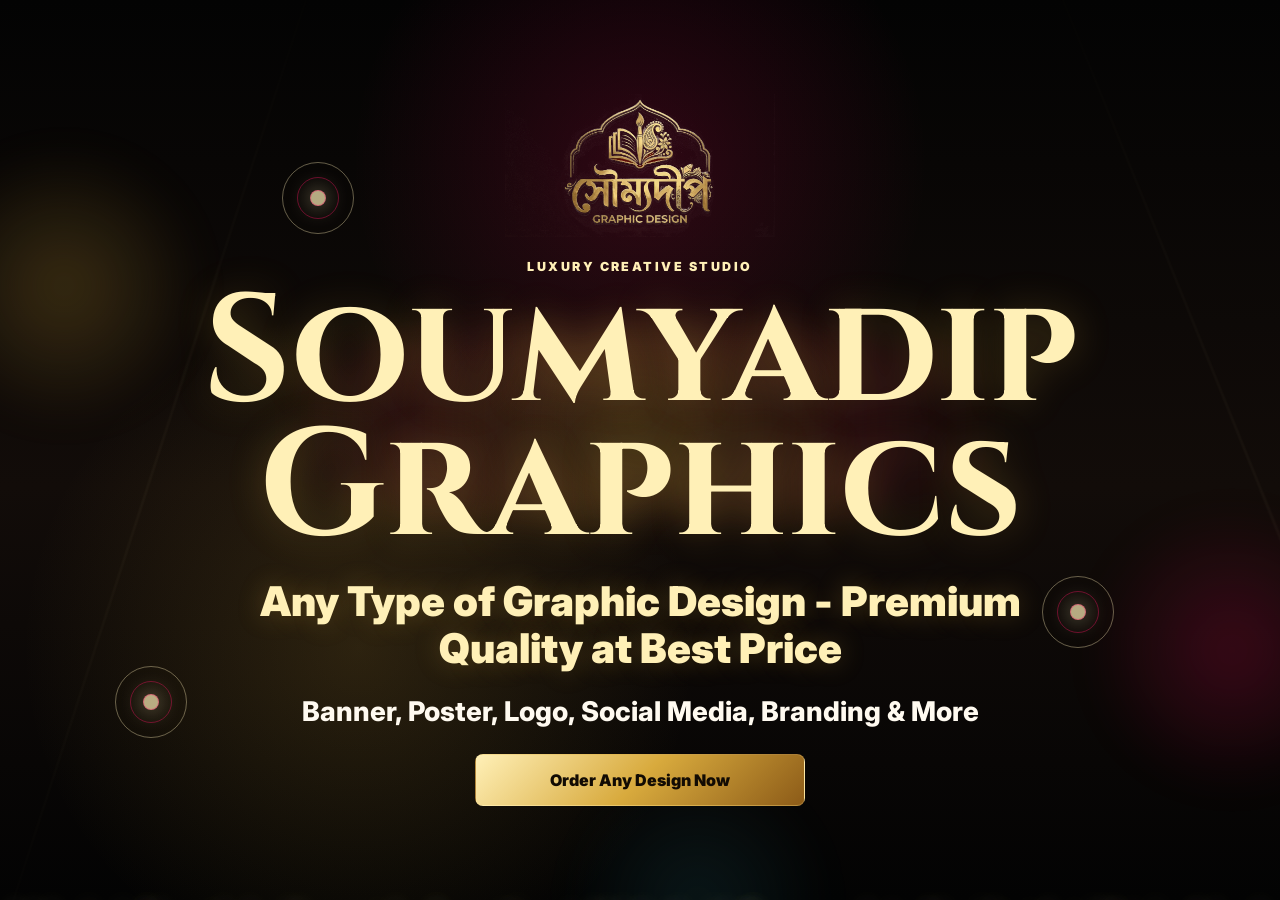
<file: index.html>
<!DOCTYPE html>
<html lang="en">
<head>
  <meta charset="UTF-8" />
  <meta name="viewport" content="width=device-width, initial-scale=1.0" />
  <title>Soumyadip Graphics | Premium Graphic Design Experience</title>
  <meta name="description" content="Soumyadip Graphics creates premium graphic design experiences with banners, posters, logos, flyers, and social media creatives." />
  <link rel="icon" href="/favicon.png">
  <link rel="shortcut icon" href="/favicon.png">
  <link rel="preconnect" href="https://fonts.googleapis.com">
  <link rel="preconnect" href="https://fonts.gstatic.com" crossorigin>
  <link href="https://fonts.googleapis.com/css2?family=Cinzel:wght@600;700;800&family=Inter:wght@400;500;600;700;800;900&display=swap" rel="stylesheet">
  <link rel="stylesheet" href="style.css" />
</head>
<body class="landing-body">
  <main class="landing-page">
    <div class="landing-magic" aria-hidden="true">
      <div class="particle-field" data-particles></div>
      <div class="particle-field particle-field-deep" data-particles-deep></div>
      <span class="luxury-orb orb-one"></span>
      <span class="luxury-orb orb-two"></span>
      <span class="luxury-orb orb-three"></span>
      <span class="light-ray ray-one"></span>
      <span class="light-ray ray-two"></span>
      <span class="flower flower-one"></span>
      <span class="flower flower-two"></span>
      <span class="flower flower-three"></span>
      <span class="bird bird-one"></span>
      <span class="bird bird-two"></span>
      <span class="bird bird-three"></span>
    </div>

    <section class="landing-hero">
      <img class="landing-logo reveal" src="images/logo.png" alt="Soumyadip Graphics logo" />
      <p class="eyebrow reveal">Luxury Creative Studio</p>
      <h1 class="reveal">Soumyadip Graphics</h1>
      <p class="landing-business reveal">Any Type of Graphic Design - Premium Quality at Best Price</p>
      <p class="landing-tagline reveal">Banner, Poster, Logo, Social Media, Branding & More</p>
      <a class="btn btn-primary shine landing-cta reveal" href="main.html">Order Any Design Now</a>
    </section>
  </main>

  <script src="script.js"></script>
</body>
</html>
</file>
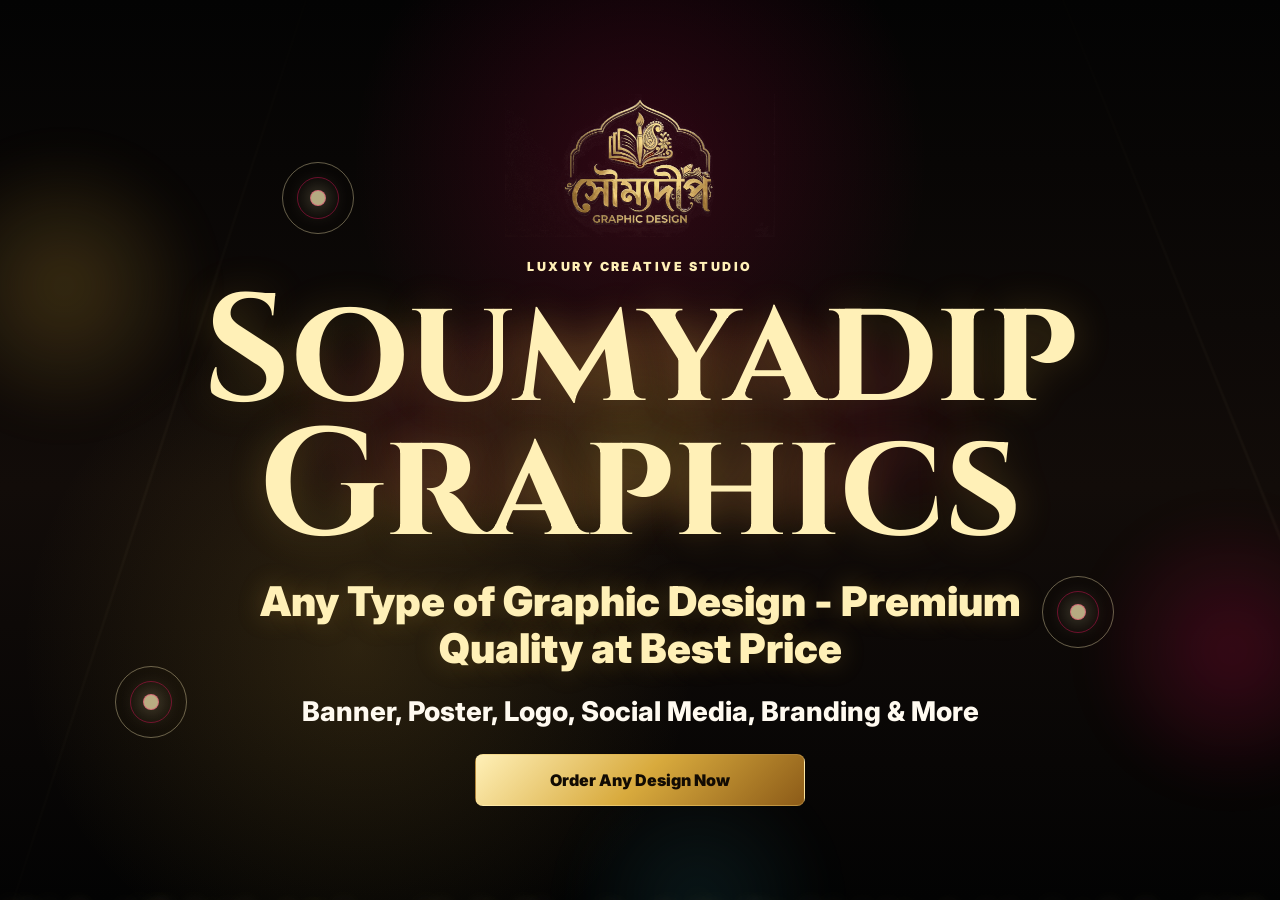
<file: landing.html>
<!DOCTYPE html>
<html lang="en">
<head>
  <meta charset="UTF-8" />
  <meta name="viewport" content="width=device-width, initial-scale=1.0" />
  <title>Soumyadip Graphics | Premium Graphic Design Experience</title>
  <meta name="description" content="Aurum Studio creates premium graphic design experiences with banners, posters, logos, flyers, and social media creatives." />
  <link rel="icon" href="/favicon.png">
  <link rel="shortcut icon" href="/favicon.png">
  <link rel="preconnect" href="https://fonts.googleapis.com">
  <link rel="preconnect" href="https://fonts.gstatic.com" crossorigin>
  <link href="https://fonts.googleapis.com/css2?family=Cinzel:wght@600;700;800&family=Inter:wght@400;500;600;700;800;900&display=swap" rel="stylesheet">
  <link rel="stylesheet" href="style.css" />
</head>
<body class="landing-body">
  <main class="landing-page">
    <div class="landing-magic" aria-hidden="true">
      <div class="particle-field" data-particles></div>
      <div class="particle-field particle-field-deep" data-particles-deep></div>
      <span class="luxury-orb orb-one"></span>
      <span class="luxury-orb orb-two"></span>
      <span class="luxury-orb orb-three"></span>
      <span class="light-ray ray-one"></span>
      <span class="light-ray ray-two"></span>
      <span class="flower flower-one"></span>
      <span class="flower flower-two"></span>
      <span class="flower flower-three"></span>
      <span class="bird bird-one"></span>
      <span class="bird bird-two"></span>
      <span class="bird bird-three"></span>
    </div>

    <section class="landing-hero">
      <img class="landing-logo reveal" src="images/logo.png" alt="Soumyadip Graphics logo" />
      <p class="eyebrow reveal">Luxury Creative Studio</p>
      <h1 class="reveal">Soumyadip Graphics</h1>
      <p class="landing-business reveal">Any Type of Graphic Design - Premium Quality at Best Price</p>
      <p class="landing-tagline reveal">Banner, Poster, Logo, Social Media, Branding & More</p>
      <a class="btn btn-primary shine landing-cta reveal" href="main.html#services">Order Any Design Now</a>
    </section>
  </main>

  <script src="script.js"></script>
</body>
</html>
</file>
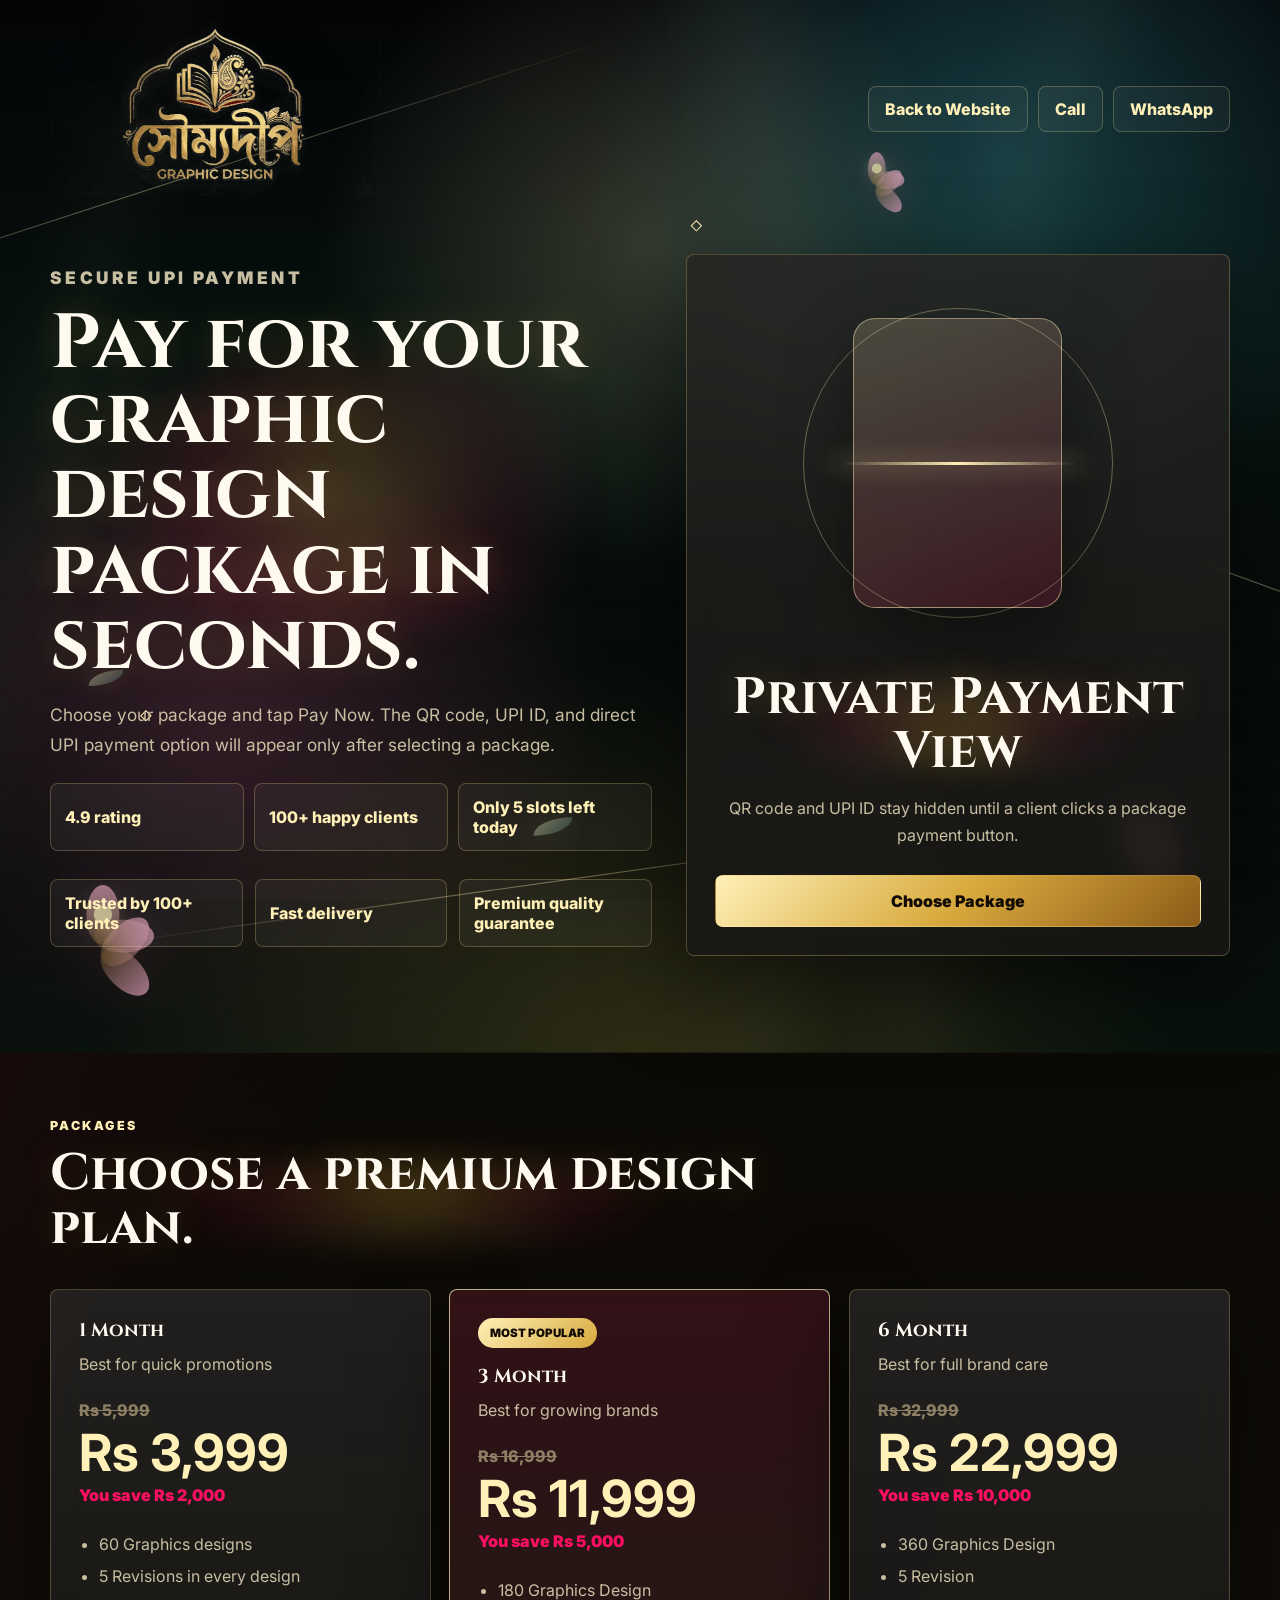
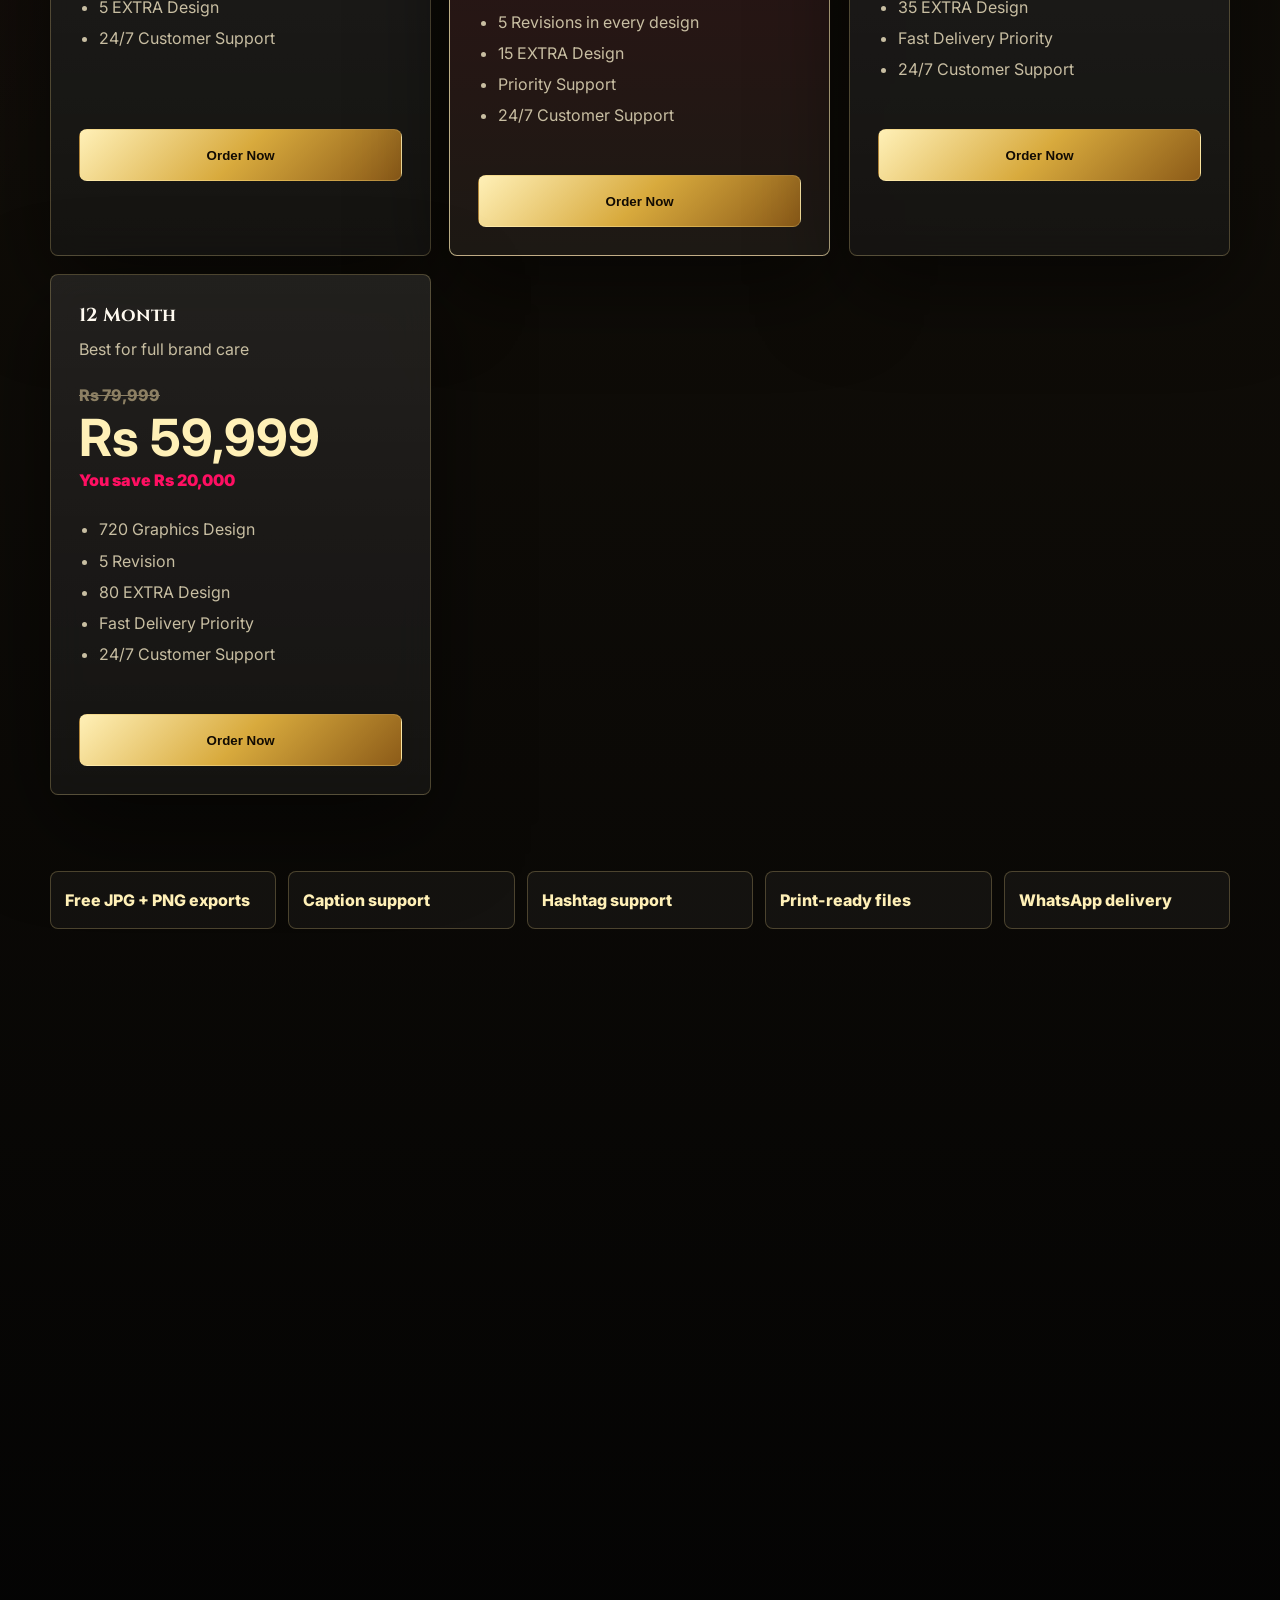
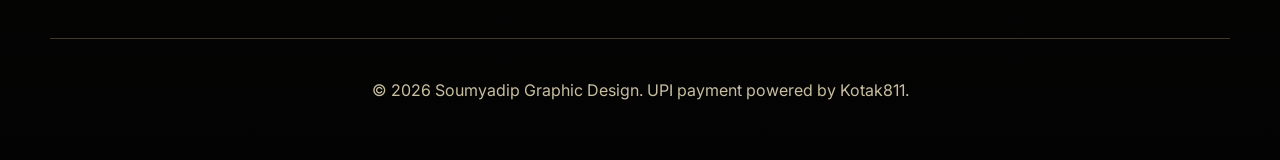
<file: payment.html>
<!DOCTYPE html>
<html lang="en">
<head>
  <meta charset="UTF-8" />
  <meta name="viewport" content="width=device-width, initial-scale=1.0" />
  <title>Soumyadip Graphic Design | Package Payment</title>
  <meta name="description" content="Pay securely for Soumyadip Graphic Design packages using UPI QR or direct UPI payment links." />
  <meta name="keywords" content="Soumyadip graphic design payment, UPI payment, design package payment, banner design payment, logo design payment, premium graphic design India" />
  <link rel="icon" href="/favicon.png">
  <link rel="shortcut icon" href="/favicon.png">
  <link rel="preconnect" href="https://fonts.googleapis.com">
  <link rel="preconnect" href="https://fonts.gstatic.com" crossorigin>
  <link href="https://fonts.googleapis.com/css2?family=Cinzel:wght@600;700;800&family=Inter:wght@400;500;600;700;800;900&display=swap" rel="stylesheet">
  <link rel="stylesheet" href="style.css" />
</head>
<body>
  <main class="payment-page">
    <section class="hero-payment">
      <div class="animated-bg" aria-hidden="true">
        <div class="particle-field payment-particles" data-payment-particles></div>
        <div class="nature-sky"></div>
        <span class="nature-horizon"></span>
        <span class="nature-ray nature-ray-one"></span>
        <span class="nature-ray nature-ray-two"></span>
        <span class="nature-ray nature-ray-three"></span>
        <span class="nature-leaf leaf-one"></span>
        <span class="nature-leaf leaf-two"></span>
        <span class="nature-leaf leaf-three"></span>
        <span class="nature-leaf leaf-four"></span>
        <span class="payment-flower payment-flower-one"><i></i></span>
        <span class="payment-flower payment-flower-two"><i></i></span>
        <span class="payment-flower payment-flower-three"><i></i></span>
        <span class="payment-bird payment-bird-one"></span>
        <span class="payment-bird payment-bird-two"></span>
        <span class="payment-bird payment-bird-three"></span>
        <span class="gold-line line-one"></span>
        <span class="gold-line line-two"></span>
        <span class="gold-line line-three"></span>
        <span class="spark spark-one"></span>
        <span class="spark spark-two"></span>
        <span class="spark spark-three"></span>
      </div>

      <header class="payment-header reveal">
        <a class="brand" href="#top" aria-label="Soumyadip Graphic Design">
          <!-- Replace this image -->
          <img src="images/logo.png" alt="Soumyadip Graphic Design logo" />
        </a>
        <div class="header-actions">
          <a href="main.html">Back to Website</a>
          <a href="tel:+917076962640">Call</a>
          <a href="https://wa.me/917076962640?text=Hello%2C%20I%20want%20to%20book%20a%20design%20package.">WhatsApp</a>
        </div>
      </header>

      <div class="hero-grid" id="top">
        <div class="hero-copy reveal">
          <p class="eyebrow">Secure UPI Payment</p>
          <h1>Pay for your graphic design package in seconds.</h1>
          <p>Choose your package and tap Pay Now. The QR code, UPI ID, and direct UPI payment option will appear only after selecting a package.</p>
          <div class="hero-trust-strip payment-trust-strip" aria-label="Trust highlights">
            <span>4.9 rating</span>
            <span>100+ happy clients</span>
            <span id="slotsLeftPayment">Only 4 slots left today</span>
          </div>
          <div class="saved-order-card" id="savedOrderCard" hidden>
            <span>Latest Order</span>
            <strong id="savedOrderTitle">No active order</strong>
            <p id="savedOrderMeta">Order details will appear here.</p>
            <button class="btn btn-primary shine" id="payLatestOrder" type="button">Pay Latest Order</button>
          </div>
          <div class="trust-row">
            <span>Trusted by 100+ clients</span>
            <span>Fast delivery</span>
            <span>Premium quality guarantee</span>
          </div>
        </div>

        <aside class="qr-panel reveal">
          <div class="payment-preview" aria-hidden="Fals">
            <span class="preview-ring"></span>
            <span class="preview-card"></span>
            <span class="preview-scan"></span>
          </div>
          <h2>Private Payment View</h2>
          <p>QR code and UPI ID stay hidden until a client clicks a package payment button.</p>
          <a class="btn btn-primary shine" href="#packages">Choose Package</a>
        </aside>
      </div>
    </section>

<section class="packages" id="packages">
      <div class="section-heading reveal">
        <p class="eyebrow">Packages</p>
        <h2>Choose a premium design plan.</h2>
      </div>

      <div class="package-grid">
        <article class="package-card tilt-card reveal">
          <div class="card-top">
            <h3>1 Month</h3>
            <p>Best for quick promotions</p>
          </div>
          <div class="price-block">
            <span class="old-price">Rs 5,999</span>
            <strong>Rs 3,999</strong>
            <span class="saving">You save Rs 2,000</span>
          </div>
          <ul>
            <li>60 Graphics designs</li>
            <li>5 Revisions in every design</li>
            <li>5 EXTRA Design</li>
            <li>24/7 Customer Support</li>
          </ul>
          <button class="btn btn-primary shine pay-trigger" type="button" data-package="1 Month" data-amount="3,999" data-display="Rs 3,999">Order Now</button>
        </article>

        <article class="package-card featured tilt-card reveal">
          <span class="popular">Most Popular</span>
          <div class="card-top">
            <h3>3 Month</h3>
            <p>Best for growing brands</p>
          </div>
          <div class="price-block">
            <span class="old-price">Rs 16,999</span>
            <strong>Rs 11,999</strong>
            <span class="saving">You save Rs 5,000</span>
          </div>
          <ul>
            <li>180 Graphics Design</li>
            <li>5 Revisions in every design</li>
            <li>15 EXTRA Design</li>
			<li>Priority Support</li>
            <li>24/7 Customer Support</li>
          </ul>
          <button class="btn btn-primary shine pay-trigger" type="button" data-package="3 Month" data-amount="11,999" data-display="Rs 11,999">Order Now</button>
        </article>

        <article class="package-card tilt-card reveal">
          <div class="card-top">
            <h3>6 Month</h3>
            <p>Best for full brand care</p>
          </div>
          <div class="price-block">
            <span class="old-price">Rs 32,999</span>
            <strong>Rs 22,999</strong>
            <span class="saving">You save Rs 10,000</span>
          </div>
          <ul>
            <li>360 Graphics Design</li>
            <li>5 Revision</li>
            <li>35 EXTRA Design</li>
			<li>Fast Delivery Priority</li>
            <li>24/7 Customer Support</li>
          </ul>
          <button class="btn btn-primary shine pay-trigger" type="button" data-package="6 Month" data-amount="22,999" data-display="Rs 22,999">Order Now</button>
        </article>
		  <article class="package-card tilt-card reveal">
          <div class="card-top">
            <h3>12 Month</h3>
            <p>Best for full brand care</p>
          </div>
          <div class="price-block">
            <span class="old-price">Rs 79,999</span>
            <strong>Rs 59,999</strong>
            <span class="saving">You save Rs 20,000</span>
          </div>
          <ul>
            <li>720 Graphics Design</li>
            <li>5 Revision</li>
            <li>80 EXTRA Design</li>
			<li>Fast Delivery Priority</li>
            <li>24/7 Customer Support</li>
          </ul>
          <button class="btn btn-primary shine pay-trigger" type="button" data-package="12 Month" data-amount="59,999" data-display="Rs 59,999">Order Now</button>
        </article>
      </div>
    </section>

    <section class="bonus-strip reveal">
      <span>Free JPG + PNG exports</span>
      <span>Caption support</span>
      <span>Hashtag support</span>
      <span>Print-ready files</span>
      <span>WhatsApp delivery</span>
    </section>

    <section class="order-tracking-section reveal" aria-label="Order tracking">
      <div>
        <p class="eyebrow">Order Tracking</p>
        <h2>Find your saved order.</h2>
      </div>
      <form class="tracking-form" data-order-tracking-form>
        <input type="text" name="orderId" placeholder="Enter Order ID" aria-label="Enter Order ID" required />
        <button class="btn btn-primary shine" type="submit">Track Order</button>
      </form>
      <div class="tracking-result" data-tracking-result>Enter your Order ID to see stored order details.</div>
    </section>

    <section class="contact-section reveal">
      <div>
        <p class="eyebrow">Need Help?</p>
        <h2>Contact before or after payment.</h2>
      </div>
      <div class="contact-actions">
        <a href="https://wa.me/917865007219?text=Hello%2C%20I%20need%20help%20with%20graphic%20design%20payment.">WhatsApp Only: 7865007219</a>
        <a href="tel:+917076962640">Call: 7076962640</a>
        <a href="https://wa.me/917076962640?text=Hello%2C%20I%20need%20help%20with%20graphic%20design%20payment.">Call + WhatsApp: 7076962640</a>
        <a href="mailto:soumyabhukta718@gmail.com">soumyabhukta718@gmail.com</a>
      </div>
    </section>
  </main>

  <footer class="footer">
    <p>&copy; 2026 Soumyadip Graphic Design. UPI payment powered by Kotak811.</p>
  </footer>

  <div class="payment-modal" aria-hidden="true">
    <div class="modal-backdrop" data-close-payment></div>
    <section class="payment-box" role="dialog" aria-modal="true" aria-labelledby="paymentTitle">
      <button class="modal-close" type="button" aria-label="Close payment options" data-close-payment>&times;</button>
      <p class="eyebrow">Payment Option</p>
      <h2 id="paymentTitle">Complete Payment</h2>
      <p class="selected-package" id="selectedPackage">Selected package</p>

      <div class="modal-grid">
        <div class="modal-info">
          <div class="pay-detail">
            <span>Order ID</span>
            <strong id="selectedOrderId">SG-ORDER</strong>
          </div>
          <div class="pay-detail">
            <span>Client</span>
            <strong id="selectedClientName">Client name</strong>
          </div>
          <div class="pay-detail">
            <span>Amount</span>
            <strong id="selectedAmount">Rs 0</strong>
          </div>
          <div class="pay-detail">
            <span>UPI ID</span>
            <strong>7865007219@kotak811</strong>
          </div>
          <a class="btn btn-primary shine" id="directUpiLink" href="#">Open UPI App</a>
          <a class="btn btn-soft" id="modalWhatsAppLink" href="#">After payment, send screenshot</a>
          <p class="payment-fallback">If payment fails, try smaller amount or scan QR</p>
        </div>

        <div class="modal-qr">
          <div class="qr-frame">
            <!-- Replace this image -->
            <img src="images/upi-qr.jpeg" alt="UPI QR code for Soumyadip Bhukta" />
          </div>
          <p>Scan this QR code with any UPI app.</p>
        </div>
      </div>
    </section>
  </div>

  <script src="script.js"></script>
</body>
</html>
</file>
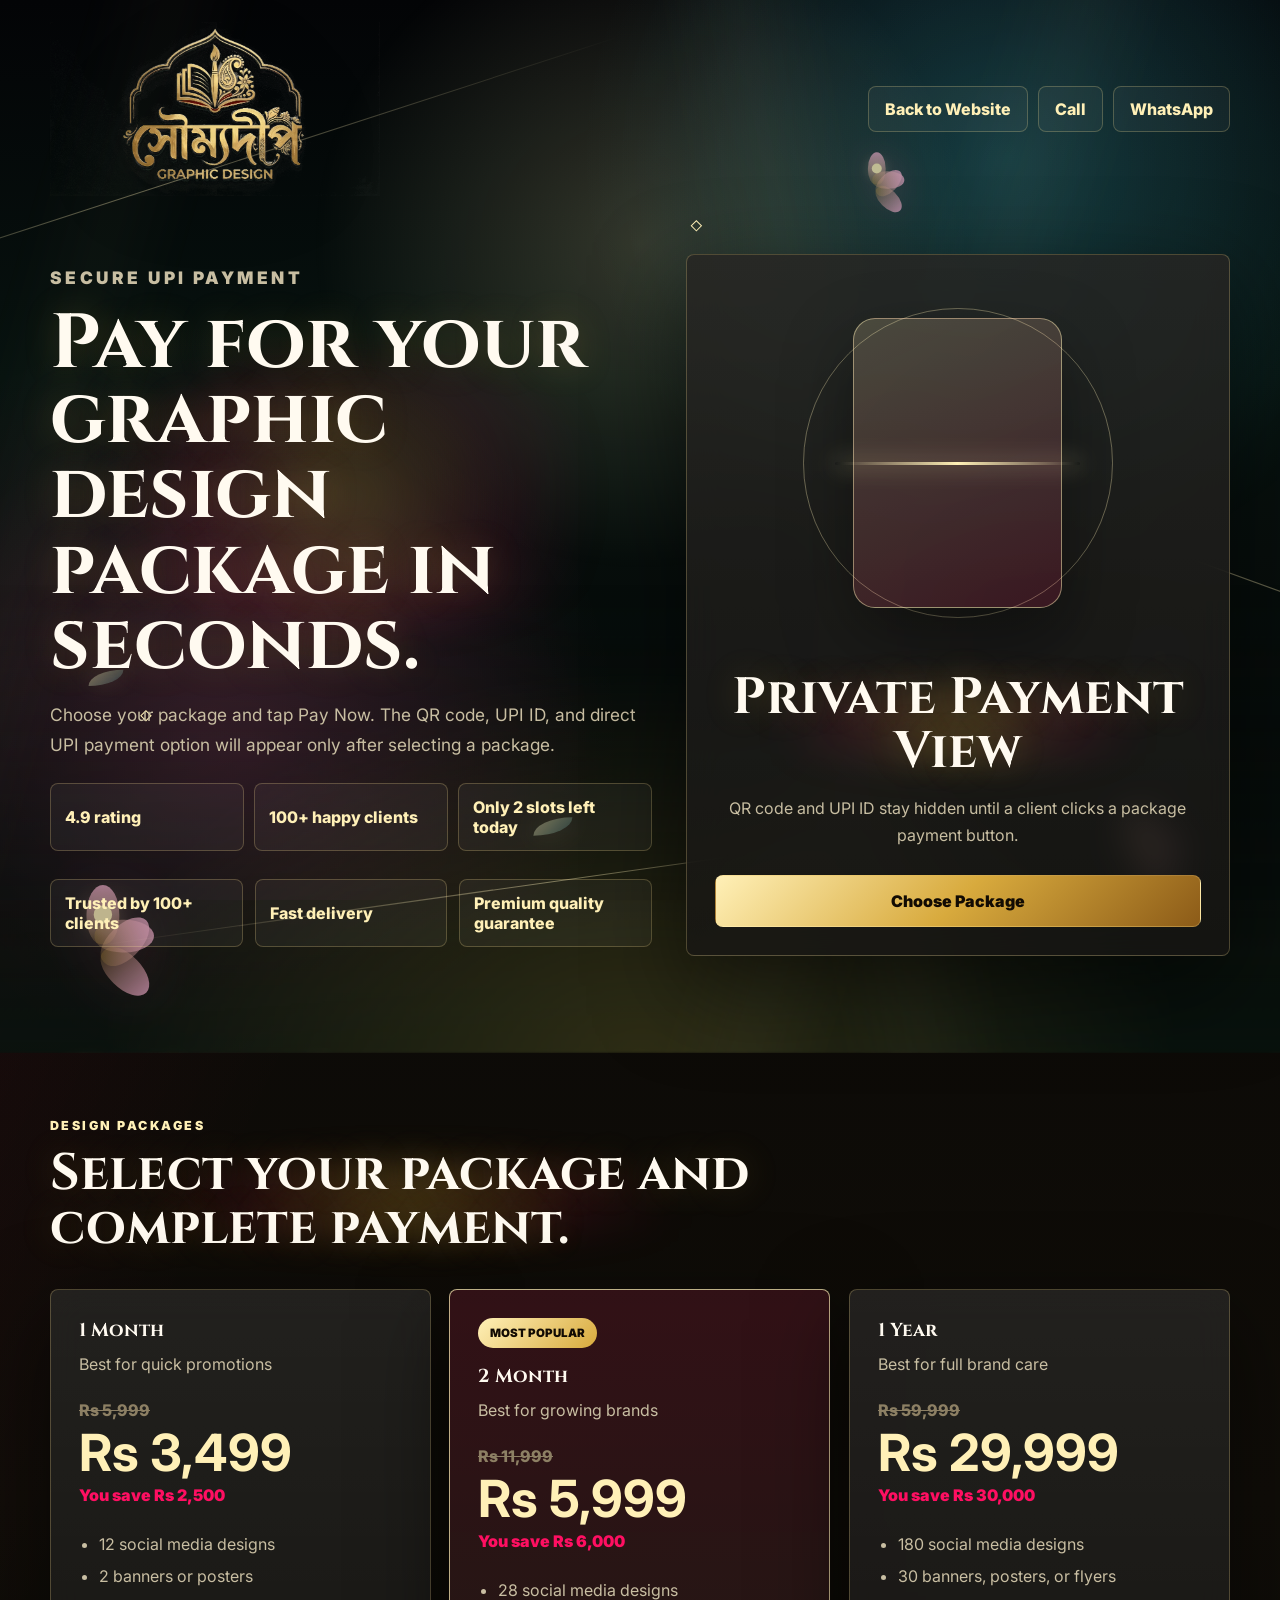
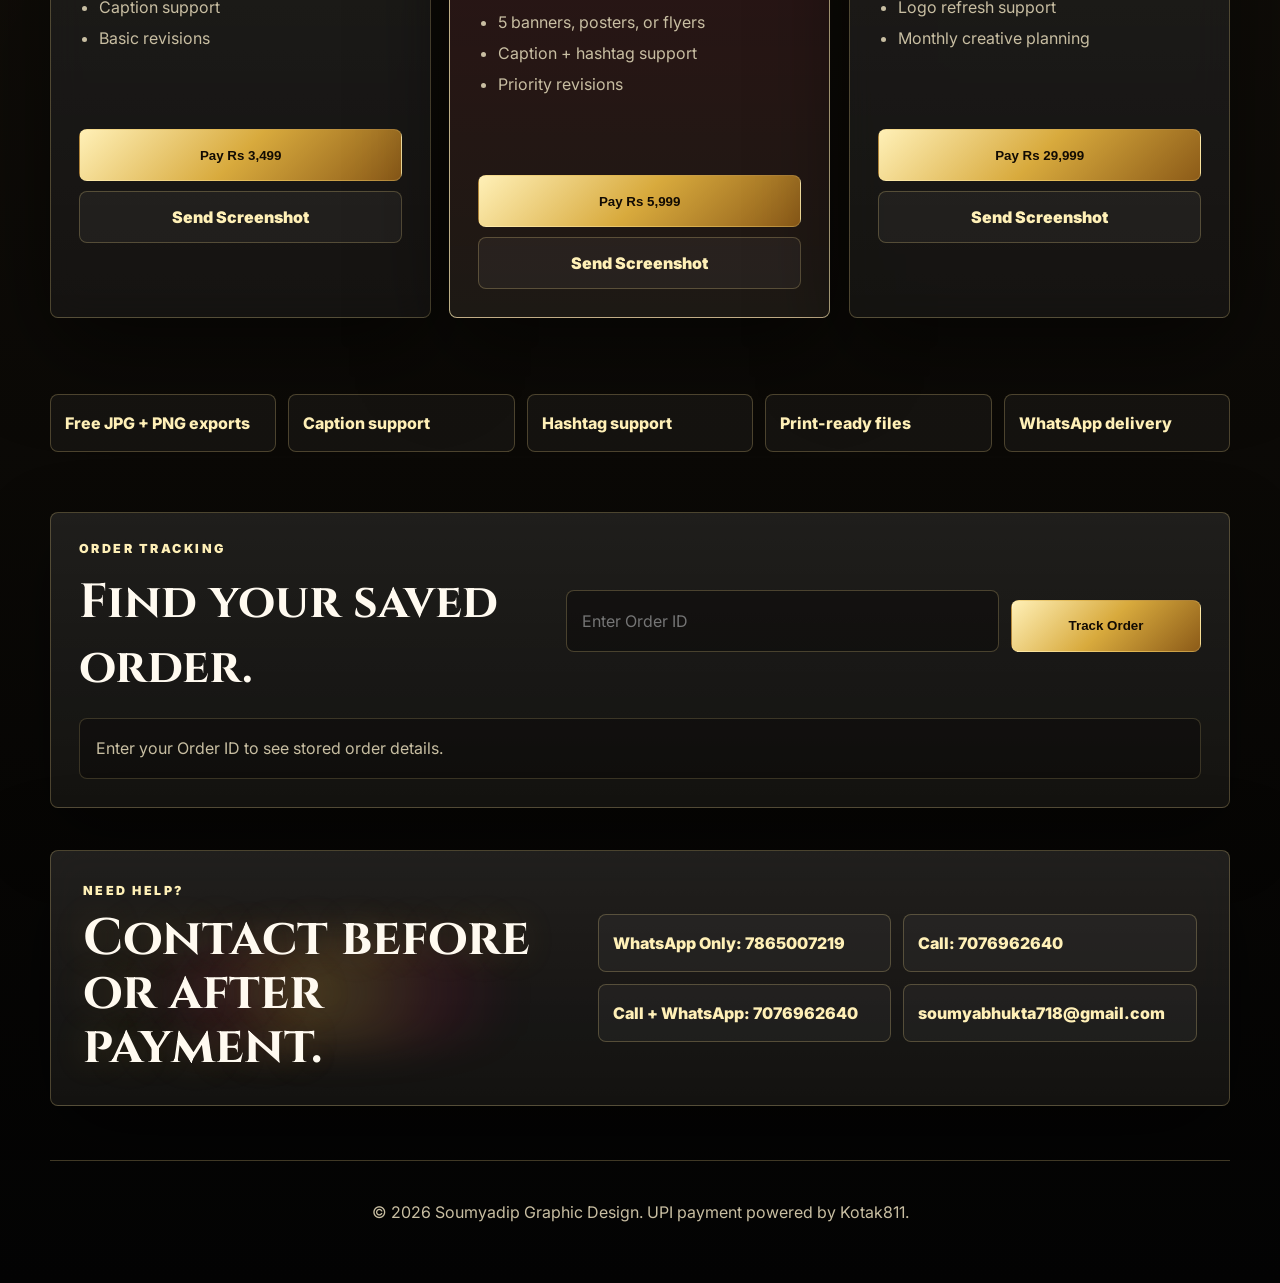
<file: Codex/2026-04-30/create-a-premium-luxury-animated-responsive/website/payment.html>
<!DOCTYPE html>
<html lang="en">
<head>
  <meta charset="UTF-8" />
  <meta name="viewport" content="width=device-width, initial-scale=1.0" />
  <title>Soumyadip Graphic Design | Package Payment</title>
  <meta name="description" content="Pay securely for Soumyadip Graphic Design packages using UPI QR or direct UPI payment links." />
  <meta name="keywords" content="Soumyadip graphic design payment, UPI payment, design package payment, banner design payment, logo design payment, premium graphic design India" />
  <link rel="icon" href="/favicon.png">
  <link rel="shortcut icon" href="/favicon.png">
  <link rel="preconnect" href="https://fonts.googleapis.com">
  <link rel="preconnect" href="https://fonts.gstatic.com" crossorigin>
  <link href="https://fonts.googleapis.com/css2?family=Cinzel:wght@600;700;800&family=Inter:wght@400;500;600;700;800;900&display=swap" rel="stylesheet">
  <link rel="stylesheet" href="style.css" />
</head>
<body>
  <main class="payment-page">
    <section class="hero-payment">
      <div class="animated-bg" aria-hidden="true">
        <div class="particle-field payment-particles" data-payment-particles></div>
        <div class="nature-sky"></div>
        <span class="nature-horizon"></span>
        <span class="nature-ray nature-ray-one"></span>
        <span class="nature-ray nature-ray-two"></span>
        <span class="nature-ray nature-ray-three"></span>
        <span class="nature-leaf leaf-one"></span>
        <span class="nature-leaf leaf-two"></span>
        <span class="nature-leaf leaf-three"></span>
        <span class="nature-leaf leaf-four"></span>
        <span class="payment-flower payment-flower-one"><i></i></span>
        <span class="payment-flower payment-flower-two"><i></i></span>
        <span class="payment-flower payment-flower-three"><i></i></span>
        <span class="payment-bird payment-bird-one"></span>
        <span class="payment-bird payment-bird-two"></span>
        <span class="payment-bird payment-bird-three"></span>
        <span class="gold-line line-one"></span>
        <span class="gold-line line-two"></span>
        <span class="gold-line line-three"></span>
        <span class="spark spark-one"></span>
        <span class="spark spark-two"></span>
        <span class="spark spark-three"></span>
      </div>

      <header class="payment-header reveal">
        <a class="brand" href="#top" aria-label="Soumyadip Graphic Design">
          <!-- Replace this image -->
          <img src="images/logo.png" alt="Soumyadip Graphic Design logo" />
        </a>
        <div class="header-actions">
          <a href="main.html">Back to Website</a>
          <a href="tel:+917076962640">Call</a>
          <a href="https://wa.me/917076962640?text=Hello%2C%20I%20want%20to%20book%20a%20design%20package.">WhatsApp</a>
        </div>
      </header>

      <div class="hero-grid" id="top">
        <div class="hero-copy reveal">
          <p class="eyebrow">Secure UPI Payment</p>
          <h1>Pay for your graphic design package in seconds.</h1>
          <p>Choose your package and tap Pay Now. The QR code, UPI ID, and direct UPI payment option will appear only after selecting a package.</p>
          <div class="hero-trust-strip payment-trust-strip" aria-label="Trust highlights">
            <span>4.9 rating</span>
            <span>100+ happy clients</span>
            <span id="slotsLeftPayment">Only 4 slots left today</span>
          </div>
          <div class="saved-order-card" id="savedOrderCard" hidden>
            <span>Latest Order</span>
            <strong id="savedOrderTitle">No active order</strong>
            <p id="savedOrderMeta">Order details will appear here.</p>
            <button class="btn btn-primary shine" id="payLatestOrder" type="button">Pay Latest Order</button>
          </div>
          <div class="trust-row">
            <span>Trusted by 100+ clients</span>
            <span>Fast delivery</span>
            <span>Premium quality guarantee</span>
          </div>
        </div>

        <aside class="qr-panel reveal">
          <div class="payment-preview" aria-hidden="true">
            <span class="preview-ring"></span>
            <span class="preview-card"></span>
            <span class="preview-scan"></span>
          </div>
          <h2>Private Payment View</h2>
          <p>QR code and UPI ID stay hidden until a client clicks a package payment button.</p>
          <a class="btn btn-primary shine" href="#packages">Choose Package</a>
        </aside>
      </div>
    </section>

    <section class="packages" id="packages">
      <div class="section-heading reveal">
        <p class="eyebrow">Design Packages</p>
        <h2>Select your package and complete payment.</h2>
      </div>

      <div class="package-grid">
        <article class="package-card tilt-card reveal">
          <div class="card-top">
            <h3>1 Month</h3>
            <p>Best for quick promotions</p>
          </div>
          <div class="price-block">
            <span class="old-price">Rs 5,999</span>
            <strong>Rs 3,499</strong>
            <span class="saving">You save Rs 2,500</span>
          </div>
          <ul>
            <li>12 social media designs</li>
            <li>2 banners or posters</li>
            <li>Caption support</li>
            <li>Basic revisions</li>
          </ul>
          <button class="btn btn-primary shine pay-trigger" type="button" data-package="1 Month" data-amount="3499" data-display="Rs 3,499">Pay Rs 3,499</button>
          <a class="btn btn-soft" href="https://wa.me/917865007219?text=I%20paid%20for%201%20Month.%20I%20am%20sending%20the%20payment%20screenshot.">Send Screenshot</a>
        </article>

        <article class="package-card featured tilt-card reveal">
          <span class="popular">Most Popular</span>
          <div class="card-top">
            <h3>2 Month</h3>
            <p>Best for growing brands</p>
          </div>
          <div class="price-block">
            <span class="old-price">Rs 11,999</span>
            <strong>Rs 5,999</strong>
            <span class="saving">You save Rs 6,000</span>
          </div>
          <ul>
            <li>28 social media designs</li>
            <li>5 banners, posters, or flyers</li>
            <li>Caption + hashtag support</li>
            <li>Priority revisions</li>
          </ul>
          <button class="btn btn-primary shine pay-trigger" type="button" data-package="2 Month" data-amount="5999" data-display="Rs 5,999">Pay Rs 5,999</button>
          <a class="btn btn-soft" href="https://wa.me/917865007219?text=I%20paid%20for%202%20Month.%20I%20am%20sending%20the%20payment%20screenshot.">Send Screenshot</a>
        </article>

        <article class="package-card tilt-card reveal">
          <div class="card-top">
            <h3>1 Year</h3>
            <p>Best for full brand care</p>
          </div>
          <div class="price-block">
            <span class="old-price">Rs 59,999</span>
            <strong>Rs 29,999</strong>
            <span class="saving">You save Rs 30,000</span>
          </div>
          <ul>
            <li>180 social media designs</li>
            <li>30 banners, posters, or flyers</li>
            <li>Logo refresh support</li>
            <li>Monthly creative planning</li>
          </ul>
          <button class="btn btn-primary shine pay-trigger" type="button" data-package="1 Year" data-amount="29999" data-display="Rs 29,999">Pay Rs 29,999</button>
          <a class="btn btn-soft" href="https://wa.me/917865007219?text=I%20paid%20for%201%20Year.%20I%20am%20sending%20the%20payment%20screenshot.">Send Screenshot</a>
        </article>
      </div>
    </section>

    <section class="bonus-strip reveal">
      <span>Free JPG + PNG exports</span>
      <span>Caption support</span>
      <span>Hashtag support</span>
      <span>Print-ready files</span>
      <span>WhatsApp delivery</span>
    </section>

    <section class="order-tracking-section reveal" aria-label="Order tracking">
      <div>
        <p class="eyebrow">Order Tracking</p>
        <h2>Find your saved order.</h2>
      </div>
      <form class="tracking-form" data-order-tracking-form>
        <input type="text" name="orderId" placeholder="Enter Order ID" aria-label="Enter Order ID" required />
        <button class="btn btn-primary shine" type="submit">Track Order</button>
      </form>
      <div class="tracking-result" data-tracking-result>Enter your Order ID to see stored order details.</div>
    </section>

    <section class="contact-section reveal">
      <div>
        <p class="eyebrow">Need Help?</p>
        <h2>Contact before or after payment.</h2>
      </div>
      <div class="contact-actions">
        <a href="https://wa.me/917865007219?text=Hello%2C%20I%20need%20help%20with%20graphic%20design%20payment.">WhatsApp Only: 7865007219</a>
        <a href="tel:+917076962640">Call: 7076962640</a>
        <a href="https://wa.me/917076962640?text=Hello%2C%20I%20need%20help%20with%20graphic%20design%20payment.">Call + WhatsApp: 7076962640</a>
        <a href="mailto:soumyabhukta718@gmail.com">soumyabhukta718@gmail.com</a>
      </div>
    </section>
  </main>

  <footer class="footer">
    <p>&copy; 2026 Soumyadip Graphic Design. UPI payment powered by Kotak811.</p>
  </footer>

  <div class="payment-modal" aria-hidden="true">
    <div class="modal-backdrop" data-close-payment></div>
    <section class="payment-box" role="dialog" aria-modal="true" aria-labelledby="paymentTitle">
      <button class="modal-close" type="button" aria-label="Close payment options" data-close-payment>&times;</button>
      <p class="eyebrow">Payment Option</p>
      <h2 id="paymentTitle">Complete Payment</h2>
      <p class="selected-package" id="selectedPackage">Selected package</p>

      <div class="modal-grid">
        <div class="modal-info">
          <div class="pay-detail">
            <span>Order ID</span>
            <strong id="selectedOrderId">SG-ORDER</strong>
          </div>
          <div class="pay-detail">
            <span>Client</span>
            <strong id="selectedClientName">Client name</strong>
          </div>
          <div class="pay-detail">
            <span>Amount</span>
            <strong id="selectedAmount">Rs 0</strong>
          </div>
          <div class="pay-detail">
            <span>UPI ID</span>
            <strong>7865007219@kotak811</strong>
          </div>
          <a class="btn btn-primary shine" id="directUpiLink" href="#">Open UPI App</a>
          <a class="btn btn-soft" id="modalWhatsAppLink" href="#">After payment, send screenshot</a>
          <p class="payment-fallback">If payment fails, try smaller amount or scan QR</p>
        </div>

        <div class="modal-qr">
          <div class="qr-frame">
            <!-- Replace this image -->
            <img src="images/upi-qr.jpeg" alt="UPI QR code for Soumyadip Bhukta" />
          </div>
          <p>Scan this QR code with any UPI app.</p>
        </div>
      </div>
    </section>
  </div>

  <script src="script.js"></script>
</body>
</html>
</file>
<file: style.css>
:root {
  --black: #040404;
  --panel: rgba(16, 15, 13, 0.82);
  --panel-strong: rgba(23, 19, 12, 0.94);
  --gold: #d8aa3d;
  --gold-light: #fff0b7;
  --gold-deep: #8c5b18;
  --pink: #ff0f62;
  --cyan: #52e7ff;
  --white: #fffaf0;
  --muted: #c8bea2;
  --line: rgba(255, 224, 146, 0.24);
  --radius: 8px;
}

* {
  box-sizing: border-box;
}

html {
  scroll-behavior: smooth;
}

body {
  min-height: 100vh;
  margin: 0;
  color: var(--white);
  background:
    linear-gradient(115deg, rgba(255, 15, 98, 0.1), transparent 30%),
    radial-gradient(circle at 80% 8%, rgba(216, 170, 61, 0.18), transparent 32rem),
    linear-gradient(180deg, #050505 0%, #100d08 52%, #030303 100%);
  font-family: "Inter", Arial, sans-serif;
  overflow-x: hidden;
}

body::before {
  content: "";
  position: fixed;
  inset: 0;
  z-index: -1;
  pointer-events: none;
  background:
    radial-gradient(circle at 14% 22%, rgba(82, 231, 255, 0.08), transparent 18rem),
    radial-gradient(circle at 86% 74%, rgba(255, 15, 98, 0.1), transparent 20rem);
}

body.modal-open {
  overflow: hidden;
}

body.is-loading {
  overflow: hidden;
}

img {
  display: block;
  max-width: 100%;
}

a {
  color: inherit;
  text-decoration: none;
}

.payment-page {
  position: relative;
  overflow: hidden;
}

.payment-page::before {
  content: "";
  position: fixed;
  inset: 0;
  z-index: -1;
  background:
    radial-gradient(circle at 16% 82%, rgba(255, 111, 172, 0.12), transparent 26rem),
    radial-gradient(circle at 78% 18%, rgba(82, 231, 255, 0.1), transparent 24rem),
    linear-gradient(180deg, #030406 0%, #07120f 42%, #070606 100%);
}

.cursor-glow {
  position: fixed;
  left: -120px;
  top: -120px;
  z-index: 999;
  width: 240px;
  height: 240px;
  border-radius: 50%;
  pointer-events: none;
  mix-blend-mode: screen;
  background: radial-gradient(circle, rgba(255, 240, 183, 0.2), rgba(255, 15, 98, 0.1) 34%, rgba(82, 231, 255, 0.055) 50%, transparent 70%);
  opacity: 0;
  transform: translate(-100vw, -100vh);
  transition: opacity 0.35s ease;
  will-change: transform, opacity;
}

.cursor-glow.active {
  opacity: 1;
}

.page-loader {
  position: fixed;
  inset: 0;
  z-index: 1000;
  display: grid;
  place-items: center;
  background:
    radial-gradient(circle at 50% 42%, rgba(216, 170, 61, 0.18), transparent 18rem),
    linear-gradient(180deg, #030303, #100b08);
  opacity: 1;
  transition: opacity 0.7s ease, visibility 0.7s ease;
}

.page-loader.hidden {
  opacity: 0;
  visibility: hidden;
}

.loader-mark {
  position: relative;
  width: 74px;
  aspect-ratio: 1;
  border-radius: 50%;
  border: 1px solid rgba(255, 240, 183, 0.2);
  display: grid;
  place-items: center;
  box-shadow: 0 0 70px rgba(216, 170, 61, 0.24);
  animation: loaderFloat 2s ease-in-out infinite;
}

.loader-mark::before,
.loader-mark::after {
  content: "";
  position: absolute;
  border-radius: 50%;
}

.loader-mark::before {
  width: 74px;
  aspect-ratio: 1;
  border: 2px solid transparent;
  border-top-color: var(--gold-light);
  border-right-color: rgba(255, 15, 98, 0.68);
  animation: loaderSpin 1.1s linear infinite;
}

.loader-mark::after {
  width: 18px;
  aspect-ratio: 1;
  background: var(--gold-light);
  box-shadow: 0 0 28px rgba(255, 240, 183, 0.75);
}

.hero-payment {
  position: relative;
  min-height: 100vh;
  padding: 22px max(18px, calc((100vw - 1180px) / 2)) 84px;
  display: grid;
  align-items: center;
}

.animated-bg {
  position: absolute;
  inset: 0;
  pointer-events: none;
  overflow: hidden;
}

.hero-payment .animated-bg {
  transform: translate3d(var(--nature-x, 0), var(--nature-y, 0), 0) scale(1.025);
  will-change: transform;
}

.nature-sky,
.nature-horizon {
  position: absolute;
  inset: 0;
}

.nature-sky {
  background:
    radial-gradient(circle at 50% 24%, rgba(255, 240, 183, 0.18), transparent 20rem),
    radial-gradient(circle at 78% 16%, rgba(82, 231, 255, 0.14), transparent 26rem),
    radial-gradient(circle at 20% 72%, rgba(255, 98, 166, 0.12), transparent 22rem);
  animation: skyGlow 18s ease-in-out infinite;
}

.nature-horizon {
  top: auto;
  height: 44%;
  background:
    radial-gradient(ellipse at 50% 100%, rgba(216, 170, 61, 0.18), transparent 58%),
    linear-gradient(180deg, transparent, rgba(7, 21, 16, 0.72));
  filter: blur(1px);
  animation: horizonDrift 20s ease-in-out infinite;
}

.nature-ray {
  position: absolute;
  top: -18%;
  width: 11rem;
  height: 150vh;
  transform-origin: top;
  background: linear-gradient(90deg, transparent, rgba(255, 240, 183, 0.14), transparent);
  filter: blur(8px);
  opacity: 0.2;
  animation: natureRay 16s ease-in-out infinite;
}

.nature-ray-one {
  left: 12%;
  rotate: 16deg;
}

.nature-ray-two {
  left: 48%;
  rotate: -10deg;
  animation-delay: -6s;
}

.nature-ray-three {
  right: 4%;
  rotate: 18deg;
  animation-delay: -10s;
}

.nature-leaf {
  position: absolute;
  width: 34px;
  height: 16px;
  border-radius: 100% 0 100% 0;
  background: linear-gradient(135deg, rgba(255, 240, 183, 0.78), rgba(82, 231, 255, 0.28));
  box-shadow: 0 0 22px rgba(255, 240, 183, 0.22);
  opacity: 0.54;
  animation: leafDrift 18s ease-in-out infinite;
}

.leaf-one {
  left: 8%;
  top: 64%;
}

.leaf-two {
  left: 72%;
  top: 28%;
  scale: 0.82;
  animation-delay: -5s;
}

.leaf-three {
  left: 42%;
  top: 78%;
  scale: 1.12;
  animation-delay: -9s;
}

.leaf-four {
  right: 9%;
  top: 62%;
  scale: 0.72;
  animation-delay: -13s;
}

.payment-flower {
  position: absolute;
  width: 104px;
  aspect-ratio: 1;
  display: grid;
  place-items: center;
  opacity: 0.72;
  filter: drop-shadow(0 0 28px rgba(255, 106, 168, 0.24));
  animation: flowerBloomPayment 13s ease-in-out infinite;
}

.payment-flower::before,
.payment-flower::after,
.payment-flower i::before,
.payment-flower i::after {
  content: "";
  position: absolute;
  width: 32px;
  height: 58px;
  border-radius: 50% 50% 46% 46%;
  background: linear-gradient(180deg, rgba(255, 180, 214, 0.82), rgba(216, 170, 61, 0.24));
  transform-origin: 50% 86%;
  animation: petalOpen 13s ease-in-out infinite;
}

.payment-flower::before {
  rotate: 0deg;
}

.payment-flower::after {
  rotate: 90deg;
}

.payment-flower i::before {
  rotate: 45deg;
}

.payment-flower i::after {
  rotate: 135deg;
}

.payment-flower i {
  position: relative;
  width: 18px;
  aspect-ratio: 1;
  border-radius: 50%;
  background: var(--gold-light);
  box-shadow: 0 0 24px rgba(255, 240, 183, 0.82);
}

.payment-flower-one {
  left: 5%;
  bottom: 8%;
}

.payment-flower-two {
  right: 8%;
  bottom: 16%;
  scale: 0.78;
  animation-delay: -4s;
}

.payment-flower-three {
  left: 64%;
  top: 12%;
  scale: 0.54;
  animation-delay: -8s;
}

.payment-bird {
  position: absolute;
  width: 54px;
  height: 22px;
  border-top: 2px solid rgba(255, 240, 183, 0.78);
  border-radius: 50%;
  opacity: 0;
  animation: birdGlide 24s linear infinite;
}

.payment-bird::after {
  content: "";
  position: absolute;
  left: 25px;
  top: -2px;
  width: 54px;
  height: 22px;
  border-top: 2px solid rgba(82, 231, 255, 0.56);
  border-radius: 50%;
}

.payment-bird-one {
  top: 19%;
  left: -120px;
}

.payment-bird-two {
  top: 32%;
  left: -220px;
  scale: 0.72;
  animation-delay: -8s;
}

.payment-bird-three {
  top: 13%;
  left: -320px;
  scale: 0.5;
  animation-delay: -15s;
}

.gold-line {
  position: absolute;
  width: 56rem;
  height: 1px;
  background: linear-gradient(90deg, transparent, var(--gold-light), transparent);
  opacity: 0.42;
  animation: sweep 8s linear infinite;
}

.line-one {
  top: 18%;
  left: -20%;
  transform: rotate(-18deg);
}

.line-two {
  top: 54%;
  right: -28%;
  animation-delay: -3s;
  transform: rotate(20deg);
}

.line-three {
  bottom: 16%;
  left: 8%;
  animation-delay: -5s;
  transform: rotate(-8deg);
}

.spark {
  position: absolute;
  width: 8px;
  height: 8px;
  border: 1px solid var(--gold-light);
  transform: rotate(45deg);
  animation: sparkle 3.4s ease-in-out infinite;
}

.spark-one {
  top: 22%;
  left: 54%;
}

.spark-two {
  top: 68%;
  left: 12%;
  animation-delay: -1.3s;
}

.spark-three {
  right: 9%;
  bottom: 26%;
  animation-delay: -2.1s;
}

.payment-particles .magic-particle {
  background: rgba(255, 240, 183, 0.86);
}

.payment-header {
  position: relative;
  z-index: 2;
  display: flex;
  justify-content: space-between;
  align-items: center;
  gap: 18px;
  margin-bottom: 58px;
}

.brand img {
  width: min(330px, 56vw);
  height: auto;
  filter: drop-shadow(0 18px 36px rgba(0, 0, 0, 0.45));
  animation: logoFloat 6.8s ease-in-out infinite;
}

.header-actions {
  display: flex;
  gap: 10px;
  flex-wrap: wrap;
  justify-content: flex-end;
}

.header-actions a,
.contact-actions a,
.btn {
  border: 1px solid var(--line);
  border-radius: var(--radius);
  transition: transform 0.34s cubic-bezier(0.19, 1, 0.22, 1), border-color 0.34s ease, box-shadow 0.34s ease, background 0.34s ease, filter 0.34s ease;
}

.header-actions a {
  padding: 12px 16px;
  color: var(--gold-light);
  background: rgba(255, 255, 255, 0.04);
  font-weight: 800;
}

.header-actions a:hover,
.contact-actions a:hover,
.btn:hover {
  transform: translateY(-4px) scale(1.01);
  border-color: rgba(255, 240, 183, 0.82);
  box-shadow: 0 0 36px rgba(216, 170, 61, 0.22);
  filter: saturate(1.08);
}

.header-actions a:active,
.contact-actions a:active,
.btn:active,
.btn.is-clicking,
.mode-option.is-clicking {
  transform: translateY(0) scale(0.985);
}

.hero-grid {
  position: relative;
  z-index: 1;
  display: grid;
  grid-template-columns: 1.05fr 0.95fr;
  gap: 34px;
  align-items: center;
}

.hero-copy h1,
.section-heading h2,
.contact-section h2,
.qr-panel h2,
.package-card h3 {
  margin: 0;
  font-family: "Cinzel", Georgia, serif;
  letter-spacing: 0;
}

.hero-copy h1 {
  max-width: 760px;
  font-size: clamp(2.55rem, 6vw, 5.7rem);
  line-height: 0.98;
}

.hero-copy h1,
.section-heading h2,
.contact-section h2,
.qr-panel h2,
.landing-hero h1,
.portfolio-hero-copy h1 {
  position: relative;
  text-shadow: 0 0 34px rgba(216, 170, 61, 0.22);
}

.hero-copy h1::before,
.section-heading h2::before,
.contact-section h2::before,
.qr-panel h2::before,
.landing-hero h1::before,
.portfolio-hero-copy h1::before {
  content: "";
  position: absolute;
  left: 50%;
  top: 50%;
  z-index: -1;
  width: 104%;
  height: 72%;
  border-radius: 50%;
  background: radial-gradient(circle, rgba(216, 170, 61, 0.22), rgba(255, 15, 98, 0.08) 44%, transparent 72%);
  filter: blur(18px);
  transform: translate(-50%, -50%);
  pointer-events: none;
}

.hero-copy p,
.qr-panel p,
.package-card p,
.footer p {
  color: var(--muted);
  line-height: 1.7;
}

.hero-copy > p {
  max-width: 650px;
  font-size: 1.08rem;
}

.eyebrow {
  margin: 0 0 14px;
  color: var(--gold-light);
  font-size: 0.78rem;
  font-weight: 900;
  letter-spacing: 0.2em;
  text-transform: uppercase;
}

.trust-row {
  display: grid;
  grid-template-columns: repeat(3, minmax(0, 1fr));
  gap: 12px;
  margin-top: 28px;
}

.hero-trust-strip {
  width: min(680px, 100%);
  display: grid;
  grid-template-columns: repeat(3, minmax(0, 1fr));
  gap: 10px;
  margin: 24px auto 0;
}

.payment-trust-strip {
  margin-left: 0;
}

.trust-row span,
.bonus-strip span,
.hero-trust-strip span {
  min-height: 58px;
  display: grid;
  align-items: center;
  padding: 13px 14px;
  border: 1px solid var(--line);
  border-radius: var(--radius);
  color: var(--gold-light);
  background: rgba(255, 255, 255, 0.045);
  font-weight: 800;
}

.conversion-strip,
.reviews-section,
.order-tracking-section {
  width: min(1180px, calc(100% - 36px));
  margin: 0 auto;
}

.conversion-strip {
  display: grid;
  grid-template-columns: repeat(3, minmax(0, 1fr));
  gap: 14px;
  padding: 54px 0 0;
}

.conversion-strip article,
.review-card,
.order-tracking-section {
  border: 1px solid var(--line);
  border-radius: var(--radius);
  background:
    linear-gradient(180deg, rgba(255, 255, 255, 0.07), rgba(255, 255, 255, 0.025)),
    var(--panel);
  box-shadow: 0 24px 70px rgba(0, 0, 0, 0.34);
}

.conversion-strip article {
  min-height: 150px;
  display: grid;
  align-content: center;
  gap: 10px;
  padding: 22px;
}

.conversion-strip strong,
.review-card strong {
  color: var(--gold-light);
  font-family: "Cinzel", Georgia, serif;
  font-size: 1.35rem;
}

.conversion-strip span,
.review-card p,
.tracking-result {
  color: var(--muted);
  line-height: 1.7;
}

.reviews-section {
  padding: 80px 0 34px;
}

.review-shell {
  overflow: hidden;
  border-radius: var(--radius);
}

.review-track {
  display: flex;
  width: max-content;
  gap: 16px;
  animation: reviewSlide 24s linear infinite;
}

.review-track:hover {
  animation-play-state: paused;
}

.review-card {
  width: min(360px, calc(100vw - 44px));
  flex: 0 0 auto;
  padding: 24px;
}

.review-card span {
  color: var(--gold-light);
  letter-spacing: 0.08em;
}

.order-tracking-section {
  display: grid;
  grid-template-columns: 0.85fr 1.15fr;
  gap: 18px;
  align-items: center;
  padding: 28px;
  margin-bottom: 42px;
}

.order-tracking-section h2 {
  margin: 0;
  font-family: "Cinzel", Georgia, serif;
  font-size: clamp(1.8rem, 4vw, 3rem);
}

.tracking-form {
  display: grid;
  grid-template-columns: 1fr 190px;
  gap: 12px;
}

.tracking-form input,
.review-popup textarea {
  width: 100%;
  border: 1px solid var(--line);
  border-radius: var(--radius);
  color: var(--white);
  background: rgba(0, 0, 0, 0.3);
  font: inherit;
  padding: 14px 15px;
  outline: none;
}

.tracking-result {
  grid-column: 1 / -1;
  display: grid;
  gap: 6px;
  padding: 16px;
  border: 1px solid rgba(255, 224, 146, 0.18);
  border-radius: var(--radius);
  background: rgba(0, 0, 0, 0.24);
}

.tracking-result.found strong {
  color: var(--gold-light);
}

.trust-row strong {
  color: var(--white);
}

.qr-panel,
.package-card,
.contact-section,
.saved-order-card {
  border: 1px solid var(--line);
  border-radius: var(--radius);
  background:
    linear-gradient(180deg, rgba(255, 255, 255, 0.08), rgba(255, 255, 255, 0.025)),
    var(--panel);
  box-shadow: 0 30px 90px rgba(0, 0, 0, 0.5);
  backdrop-filter: blur(18px);
}

.saved-order-card {
  max-width: 560px;
  margin: 24px 0;
  padding: 18px;
}

.saved-order-card span {
  color: var(--muted);
  font-size: 0.76rem;
  font-weight: 900;
  letter-spacing: 0.16em;
  text-transform: uppercase;
}

.saved-order-card strong {
  display: block;
  margin-top: 8px;
  color: var(--gold-light);
  font-size: 1.25rem;
}

.saved-order-card p {
  margin: 8px 0 0;
}

.qr-panel {
  padding: 28px;
  text-align: center;
}

.payment-preview {
  position: relative;
  width: min(360px, 100%);
  aspect-ratio: 1;
  margin: 0 auto 28px;
  display: grid;
  place-items: center;
}

.preview-ring {
  position: absolute;
  width: 86%;
  aspect-ratio: 1;
  border: 1px solid rgba(255, 240, 183, 0.35);
  border-radius: 50%;
  animation: pulse 2.8s ease-in-out infinite;
}

.preview-card {
  position: absolute;
  width: 58%;
  aspect-ratio: 0.72;
  border: 1px solid rgba(255, 240, 183, 0.48);
  border-radius: 22px;
  background: linear-gradient(155deg, rgba(255, 240, 183, 0.18), rgba(255, 15, 98, 0.14));
  box-shadow: 0 28px 70px rgba(0, 0, 0, 0.38);
  animation: floatCard 4s ease-in-out infinite;
}

.preview-scan {
  content: "";
  position: absolute;
  width: 68%;
  height: 3px;
  border-radius: 999px;
  background: linear-gradient(90deg, transparent, var(--gold-light), transparent);
  box-shadow: 0 0 22px rgba(255, 240, 183, 0.72);
  animation: scanMove 2.4s ease-in-out infinite;
}

.qr-frame {
  position: relative;
  width: min(250px, 100%);
  margin: 0 auto 18px;
  padding: 12px;
  border-radius: 22px;
  background: linear-gradient(135deg, var(--gold-light), var(--pink), var(--gold-deep));
  animation: glowBorder 4s linear infinite;
}

.qr-frame::after {
  content: "";
  position: absolute;
  inset: -8px;
  border: 1px solid rgba(255, 240, 183, 0.34);
  border-radius: 28px;
  animation: pulse 2.8s ease-in-out infinite;
}

.qr-frame img {
  position: relative;
  z-index: 1;
  width: 100%;
  height: 390px;
  object-fit: cover;
  object-position: center;
  border-radius: 14px;
  background: #000;
  animation: qrPulse 3.2s ease-in-out infinite;
}

.qr-panel h2,
.section-heading h2,
.contact-section h2 {
  font-size: clamp(2rem, 4vw, 3.4rem);
  line-height: 1.05;
}

.packages,
.contact-section,
.bonus-strip,
.footer {
  width: min(1180px, calc(100% - 36px));
  margin: 0 auto;
}

.packages {
  padding: 78px 0 40px;
}

.section-heading {
  max-width: 720px;
  margin-bottom: 34px;
}

.package-grid {
  display: grid;
  grid-template-columns: repeat(3, minmax(0, 1fr));
  gap: 18px;
}

.package-card {
  position: relative;
  padding: 28px;
  overflow: hidden;
  transform-style: preserve-3d;
  will-change: transform;
  transition: transform 0.34s cubic-bezier(0.19, 1, 0.22, 1), border-color 0.34s ease, box-shadow 0.34s ease;
}

.package-card::before {
  content: "";
  position: absolute;
  inset: 0;
  border-top: 2px solid rgba(255, 240, 183, 0.55);
  opacity: 0;
  transition: opacity 0.25s ease;
}

.package-card:hover::before {
  opacity: 1;
}

.package-card.featured {
  background:
    linear-gradient(180deg, rgba(255, 15, 98, 0.12), rgba(255, 255, 255, 0.035)),
    var(--panel-strong);
  border-color: rgba(255, 240, 183, 0.7);
  transform: translateY(-14px);
}

.popular {
  display: inline-flex;
  margin-bottom: 16px;
  padding: 8px 12px;
  border-radius: 999px;
  color: #120b03;
  background: linear-gradient(135deg, var(--gold-light), var(--gold));
  font-size: 0.72rem;
  font-weight: 900;
  text-transform: uppercase;
}

.card-top p {
  margin: 8px 0 22px;
}

.price-block {
  display: grid;
  gap: 7px;
  margin-bottom: 24px;
}

.old-price {
  color: #8d8064;
  text-decoration: line-through;
  font-weight: 800;
}

.price-block strong {
  color: var(--gold-light);
  font-size: clamp(2.2rem, 4vw, 3.2rem);
  line-height: 1;
}

.saving {
  color: var(--pink);
  font-weight: 900;
}

ul {
  min-height: 166px;
  margin: 0 0 24px;
  padding-left: 20px;
  color: var(--muted);
  line-height: 1.95;
}

.btn {
  position: relative;
  width: 100%;
  min-height: 52px;
  display: inline-flex;
  justify-content: center;
  align-items: center;
  gap: 8px;
  margin-top: 10px;
  padding: 0 18px;
  overflow: hidden;
  font-weight: 900;
  cursor: pointer;
  isolation: isolate;
}

.btn::before,
.mode-option::before {
  content: "";
  position: absolute;
  inset: 0;
  z-index: -1;
  background: linear-gradient(120deg, transparent, rgba(255, 255, 255, 0.18), transparent);
  opacity: 0;
  transform: translateX(-60%);
  transition: opacity 0.34s ease, transform 0.34s ease;
}

.btn:hover::before,
.mode-option:hover::before {
  opacity: 1;
  transform: translateX(60%);
}

.btn-primary {
  color: #120b03;
  background: linear-gradient(135deg, var(--gold-light), var(--gold), var(--gold-deep));
}

.btn-soft {
  color: var(--gold-light);
  background: rgba(255, 255, 255, 0.045);
}

.shine::after {
  content: "";
  position: absolute;
  inset: -120% auto -120% -38%;
  width: 34%;
  transform: rotate(18deg);
  background: rgba(255, 255, 255, 0.5);
  animation: shine 3s ease-in-out infinite;
}

.bonus-strip {
  display: grid;
  grid-template-columns: repeat(5, minmax(0, 1fr));
  gap: 12px;
  padding: 36px 0 60px;
}

.order-mode-section {
  width: min(1180px, calc(100% - 36px));
  margin: 0 auto;
  padding: 70px 0 0;
}

.mode-toggle {
  width: min(540px, 100%);
  min-height: 66px;
  display: grid;
  grid-template-columns: repeat(2, minmax(0, 1fr));
  gap: 8px;
  margin: 0 auto;
  padding: 8px;
  border: 1px solid var(--line);
  border-radius: var(--radius);
  background: rgba(255, 255, 255, 0.055);
  box-shadow: 0 22px 70px rgba(0, 0, 0, 0.34);
}

.mode-option {
  position: relative;
  min-height: 50px;
  overflow: hidden;
  border: 0;
  border-radius: var(--radius);
  color: var(--gold-light);
  background: transparent;
  font: inherit;
  font-weight: 900;
  cursor: pointer;
}

.mode-option.active {
  color: #120b03;
  background: linear-gradient(135deg, var(--gold-light), var(--gold));
  box-shadow: 0 12px 32px rgba(216, 170, 61, 0.22);
}

.order-panel {
  display: none;
}

.order-panel.active {
  display: block;
}

.contact-section {
  display: grid;
  grid-template-columns: 0.9fr 1.1fr;
  gap: 24px;
  align-items: center;
  padding: 32px;
  margin-bottom: 54px;
}

.contact-actions {
  display: grid;
  grid-template-columns: repeat(2, minmax(0, 1fr));
  gap: 12px;
}

.contact-actions a {
  min-height: 58px;
  display: grid;
  align-items: center;
  padding: 14px;
  color: var(--gold-light);
  background: rgba(255, 255, 255, 0.04);
  font-weight: 850;
  overflow-wrap: anywhere;
}

.footer {
  padding: 22px 0 40px;
  border-top: 1px solid var(--line);
  text-align: center;
}

.landing-body {
  background: #030303;
}

.landing-page {
  position: relative;
  min-height: 100vh;
  overflow: hidden;
  background:
    radial-gradient(circle at 50% 18%, rgba(255, 15, 98, 0.16), transparent 18rem),
    radial-gradient(circle at 28% 72%, rgba(216, 170, 61, 0.16), transparent 21rem),
    linear-gradient(180deg, #030303, #120c09 54%, #030303);
}

.landing-magic {
  position: absolute;
  inset: 0;
  pointer-events: none;
  overflow: hidden;
}

.particle-field {
  position: absolute;
  inset: 0;
}

.particle-field-deep {
  filter: blur(1px);
  opacity: 0.7;
}

.magic-particle {
  position: absolute;
  bottom: -12px;
  width: 5px;
  height: 5px;
  border-radius: 50%;
  background: var(--gold-light);
  box-shadow: 0 0 18px rgba(255, 240, 183, 0.86);
  animation: particleFloat 10s linear infinite;
}

.deep-particle {
  width: 3px;
  height: 3px;
  background: rgba(82, 231, 255, 0.9);
  box-shadow: 0 0 16px rgba(82, 231, 255, 0.48);
}

.luxury-orb {
  position: absolute;
  width: 20rem;
  aspect-ratio: 1;
  border-radius: 50%;
  filter: blur(24px);
  opacity: 0.36;
  animation: orbDrift 11s ease-in-out infinite;
}

.orb-one {
  left: -6rem;
  top: 14%;
  background: radial-gradient(circle, rgba(216, 170, 61, 0.64), transparent 62%);
}

.orb-two {
  right: -7rem;
  bottom: 10%;
  background: radial-gradient(circle, rgba(255, 15, 98, 0.54), transparent 64%);
  animation-delay: -4s;
}

.orb-three {
  left: 42%;
  bottom: -10rem;
  background: radial-gradient(circle, rgba(82, 231, 255, 0.26), transparent 62%);
  animation-delay: -7s;
}

.light-ray {
  position: absolute;
  top: -18%;
  width: 1px;
  height: 150vh;
  background: linear-gradient(180deg, transparent, rgba(255, 240, 183, 0.48), transparent);
  filter: blur(1px);
  opacity: 0.22;
  transform-origin: top;
  animation: raySweep 8s ease-in-out infinite;
}

.ray-one {
  left: 28%;
  transform: rotate(18deg);
}

.ray-two {
  right: 22%;
  transform: rotate(-22deg);
  animation-delay: -4s;
}

.flower {
  position: absolute;
  width: 72px;
  height: 72px;
  border-radius: 50%;
  border: 1px solid rgba(255, 240, 183, 0.38);
  animation: bloom 6s ease-in-out infinite;
}

.flower::before,
.flower::after {
  content: "";
  position: absolute;
  inset: 14px;
  border-radius: 50%;
  border: 1px solid rgba(255, 15, 98, 0.38);
}

.flower::after {
  inset: 27px;
  background: rgba(255, 240, 183, 0.7);
  box-shadow: 0 0 22px rgba(255, 240, 183, 0.62);
}

.flower-one {
  left: 9%;
  bottom: 18%;
}

.flower-two {
  right: 13%;
  bottom: 28%;
  animation-delay: -2.2s;
}

.flower-three {
  left: 22%;
  top: 18%;
  animation-delay: -4s;
}

.bird {
  position: absolute;
  width: 42px;
  height: 18px;
  border-top: 2px solid rgba(255, 240, 183, 0.9);
  border-radius: 50%;
  animation: birdFly 14s linear infinite;
}

.bird::after {
  content: "";
  position: absolute;
  left: 19px;
  top: -2px;
  width: 42px;
  height: 18px;
  border-top: 2px solid rgba(255, 240, 183, 0.9);
  border-radius: 50%;
}

.bird-one {
  top: 18%;
  left: -80px;
}

.bird-two {
  top: 31%;
  left: -140px;
  scale: 0.72;
  animation-delay: -5s;
}

.bird-three {
  top: 11%;
  left: -190px;
  scale: 0.55;
  animation-delay: -9s;
}

.landing-hero {
  position: relative;
  z-index: 1;
  min-height: 100vh;
  width: min(980px, calc(100% - 36px));
  margin: 0 auto;
  display: grid;
  place-items: center;
  align-content: center;
  text-align: center;
}

.landing-logo {
  width: min(270px, 68vw);
  margin-bottom: 22px;
  filter: drop-shadow(0 26px 42px rgba(0, 0, 0, 0.58));
  animation: softFloat 4.8s ease-in-out infinite;
}

.landing-hero h1,
.portfolio-hero-copy h1,
.portfolio-category h3,
.service-card h3 {
  margin: 0;
  font-family: "Cinzel", Georgia, serif;
  letter-spacing: 0;
}

.landing-hero h1 {
  color: var(--gold-light);
  font-size: clamp(3.4rem, 12vw, 9.5rem);
  line-height: 0.88;
  text-shadow: 0 0 38px rgba(216, 170, 61, 0.24);
}

.landing-tagline {
  margin: 22px 0 16px;
  color: var(--white);
  font-size: clamp(1.05rem, 3vw, 1.7rem);
  font-weight: 800;
}

.landing-business {
  max-width: 860px;
  margin: 22px auto 0;
  color: var(--gold-light);
  font-size: clamp(1.35rem, 3.2vw, 2.6rem);
  font-weight: 900;
  line-height: 1.16;
  text-shadow: 0 0 26px rgba(216, 170, 61, 0.28);
}

.landing-cta {
  width: min(330px, 100%);
}

.site-header {
  position: fixed;
  top: 16px;
  left: 50%;
  z-index: 20;
  width: min(1180px, calc(100% - 28px));
  min-height: 72px;
  display: flex;
  justify-content: space-between;
  align-items: center;
  gap: 16px;
  padding: 10px 14px;
  border: 1px solid var(--line);
  border-radius: var(--radius);
  background: rgba(5, 5, 5, 0.72);
  backdrop-filter: blur(18px);
  transform: translateX(-50%);
}

.site-header.reveal {
  transform: translate(-50%, 18px);
}

.site-header.reveal.visible {
  transform: translate(-50%, 0);
}

.site-header .brand img {
  width: 150px;
}

.site-nav {
  display: flex;
  justify-content: flex-end;
  gap: 6px;
  flex-wrap: wrap;
}

.site-nav a {
  min-height: 42px;
  display: inline-flex;
  align-items: center;
  padding: 0 12px;
  border-radius: var(--radius);
  color: var(--gold-light);
  font-weight: 850;
  transition: transform 0.3s ease, background 0.3s ease, box-shadow 0.3s ease;
}

.site-nav a:hover {
  transform: translateY(-2px);
  background: rgba(255, 255, 255, 0.08);
  box-shadow: 0 0 24px rgba(216, 170, 61, 0.17);
}

.main-page {
  position: relative;
  overflow: hidden;
  background:
    radial-gradient(circle at 18% 18%, rgba(82, 231, 255, 0.08), transparent 25rem),
    radial-gradient(circle at 82% 8%, rgba(255, 121, 177, 0.1), transparent 24rem),
    linear-gradient(180deg, #030403 0%, #08110e 42%, #050403 100%);
  isolation: isolate;
}

.main-page > section,
.main-page > .order-mode-section {
  position: relative;
  z-index: 1;
}

.main-nature-bg {
  pointer-events: none;
  overflow: hidden;
}

.main-nature-bg-fixed {
  position: fixed;
  inset: 0;
  z-index: 0;
  opacity: 0.72;
  transform: translate3d(var(--main-nature-x, 0), var(--main-nature-y, 0), 0) scale(1.03);
  will-change: transform;
}

.main-nature-bg-hero {
  position: absolute;
  inset: 0;
  z-index: 1;
  opacity: 0.7;
  mix-blend-mode: screen;
  transform: translate3d(calc(var(--main-nature-x, 0) * -0.7), calc(var(--main-nature-y, 0) * -0.7), 0);
  will-change: transform;
}

.main-nature-sky {
  position: absolute;
  inset: -8%;
  background:
    radial-gradient(circle at 48% 20%, rgba(255, 240, 183, 0.16), transparent 22rem),
    radial-gradient(circle at 74% 22%, rgba(82, 231, 255, 0.12), transparent 28rem),
    radial-gradient(circle at 20% 72%, rgba(255, 95, 164, 0.12), transparent 24rem),
    linear-gradient(180deg, rgba(3, 4, 4, 0.12), rgba(8, 20, 16, 0.58));
  animation: mainSkyGlow 22s ease-in-out infinite;
}

.main-particle-field {
  position: absolute;
  inset: 0;
}

.main-nature-particle {
  position: absolute;
  bottom: -14px;
  width: 4px;
  height: 4px;
  border-radius: 50%;
  background: rgba(255, 240, 183, 0.9);
  box-shadow: 0 0 18px rgba(255, 240, 183, 0.82), 0 0 28px rgba(82, 231, 255, 0.24);
  animation: mainParticleFloat 16s linear infinite;
}

.main-light-ray {
  position: absolute;
  top: -18%;
  width: 13rem;
  height: 150vh;
  background: linear-gradient(90deg, transparent, rgba(255, 240, 183, 0.14), transparent);
  filter: blur(9px);
  opacity: 0.18;
  transform-origin: top;
  animation: mainRayDrift 18s ease-in-out infinite;
}

.main-ray-one {
  left: 8%;
  rotate: 15deg;
}

.main-ray-two {
  left: 46%;
  rotate: -9deg;
  animation-delay: -7s;
}

.main-ray-three {
  right: 5%;
  rotate: 19deg;
  animation-delay: -12s;
}

.cartoon-tree {
  position: absolute;
  width: 118px;
  height: 210px;
  bottom: -12px;
  opacity: 0.64;
  filter: drop-shadow(0 0 28px rgba(216, 170, 61, 0.12));
  transform-origin: 50% 100%;
  animation: treeSway 9s ease-in-out infinite;
}

.cartoon-tree::before,
.cartoon-tree::after,
.cartoon-tree i::before,
.cartoon-tree i::after {
  content: "";
  position: absolute;
  border-radius: 50%;
  background:
    radial-gradient(circle at 34% 28%, rgba(82, 231, 255, 0.18), transparent 32%),
    linear-gradient(145deg, rgba(34, 58, 44, 0.92), rgba(5, 13, 10, 0.96));
  border: 1px solid rgba(255, 240, 183, 0.11);
  box-shadow: inset 0 0 20px rgba(255, 240, 183, 0.06), 0 0 26px rgba(82, 231, 255, 0.08);
}

.cartoon-tree::before {
  left: 10px;
  top: 12px;
  width: 84px;
  height: 84px;
}

.cartoon-tree::after {
  right: 2px;
  top: 44px;
  width: 78px;
  height: 78px;
}

.cartoon-tree i::before {
  left: 0;
  top: 62px;
  width: 88px;
  height: 88px;
}

.cartoon-tree i::after {
  right: 14px;
  top: 86px;
  width: 72px;
  height: 72px;
}

.cartoon-tree i {
  position: absolute;
  left: 50%;
  bottom: 0;
  width: 24px;
  height: 126px;
  border-radius: 999px 999px 8px 8px;
  background: linear-gradient(90deg, rgba(92, 54, 20, 0.9), rgba(216, 170, 61, 0.34), rgba(36, 21, 9, 0.96));
  transform: translateX(-50%);
  box-shadow: 0 0 20px rgba(216, 170, 61, 0.12);
}

.tree-one {
  left: 3%;
  scale: 1.18;
}

.tree-two {
  right: 4%;
  scale: 1.34;
  animation-delay: -3s;
}

.tree-three {
  left: 22%;
  bottom: -42px;
  scale: 0.72;
  opacity: 0.42;
  animation-delay: -5s;
}

.tree-four {
  right: 28%;
  bottom: -52px;
  scale: 0.68;
  opacity: 0.38;
  animation-delay: -7s;
}

.hero-tree-one {
  left: 4%;
  bottom: -34px;
  scale: 1.22;
}

.hero-tree-two {
  right: 4%;
  bottom: -38px;
  scale: 1.08;
  animation-delay: -4s;
}

.cartoon-flower {
  position: absolute;
  width: 84px;
  aspect-ratio: 1;
  display: grid;
  place-items: center;
  opacity: 0.76;
  filter: drop-shadow(0 0 24px rgba(255, 100, 168, 0.26));
  animation: cartoonBloom 14s ease-in-out infinite;
}

.cartoon-flower::before,
.cartoon-flower::after,
.cartoon-flower i::before,
.cartoon-flower i::after {
  content: "";
  position: absolute;
  width: 26px;
  height: 48px;
  border-radius: 50% 50% 46% 46%;
  background: linear-gradient(180deg, rgba(255, 184, 218, 0.88), rgba(216, 170, 61, 0.28));
  transform-origin: 50% 86%;
  animation: cartoonPetalOpen 14s ease-in-out infinite;
}

.cartoon-flower::before {
  rotate: 0deg;
}

.cartoon-flower::after {
  rotate: 90deg;
}

.cartoon-flower i::before {
  rotate: 45deg;
}

.cartoon-flower i::after {
  rotate: 135deg;
}

.cartoon-flower i {
  position: relative;
  width: 15px;
  aspect-ratio: 1;
  border-radius: 50%;
  background: var(--gold-light);
  box-shadow: 0 0 22px rgba(255, 240, 183, 0.82), 0 0 34px rgba(82, 231, 255, 0.22);
}

.flower-alpha {
  left: 13%;
  top: 62%;
}

.flower-beta {
  right: 16%;
  top: 54%;
  scale: 0.72;
  animation-delay: -5s;
}

.flower-gamma {
  left: 58%;
  bottom: 12%;
  scale: 0.86;
  animation-delay: -9s;
}

.hero-flower-one {
  left: 18%;
  bottom: 9%;
  scale: 0.78;
}

.hero-flower-two {
  right: 18%;
  bottom: 12%;
  scale: 0.68;
  animation-delay: -6s;
}

.cartoon-leaf {
  position: absolute;
  width: 38px;
  height: 18px;
  border-radius: 100% 0 100% 0;
  background: linear-gradient(135deg, rgba(255, 240, 183, 0.74), rgba(82, 231, 255, 0.28), rgba(24, 58, 42, 0.64));
  box-shadow: 0 0 20px rgba(255, 240, 183, 0.2);
  opacity: 0.58;
  animation: leafFallLuxury 19s ease-in-out infinite;
}

.main-leaf-one {
  left: 7%;
  top: 18%;
}

.main-leaf-two {
  left: 72%;
  top: 12%;
  scale: 0.82;
  animation-delay: -5s;
}

.main-leaf-three {
  left: 42%;
  top: 38%;
  scale: 1.08;
  animation-delay: -10s;
}

.main-leaf-four {
  right: 10%;
  top: 62%;
  scale: 0.74;
  animation-delay: -14s;
}

.hero-leaf-one {
  left: 28%;
  top: 18%;
  animation-delay: -4s;
}

.hero-leaf-two {
  right: 24%;
  top: 24%;
  scale: 0.78;
  animation-delay: -11s;
}

.cartoon-bird {
  position: absolute;
  width: 52px;
  height: 22px;
  border-top: 2px solid rgba(255, 240, 183, 0.78);
  border-radius: 50%;
  opacity: 0;
  animation: mainBirdFly 25s linear infinite;
}

.cartoon-bird::after {
  content: "";
  position: absolute;
  left: 24px;
  top: -2px;
  width: 52px;
  height: 22px;
  border-top: 2px solid rgba(82, 231, 255, 0.58);
  border-radius: 50%;
}

.main-bird-one,
.hero-bird-one {
  top: 17%;
  left: -130px;
}

.main-bird-two,
.hero-bird-two {
  top: 29%;
  left: -240px;
  scale: 0.72;
  animation-delay: -8s;
}

.main-bird-three {
  top: 12%;
  left: -330px;
  scale: 0.54;
  animation-delay: -16s;
}

.portfolio-hero {
  position: relative;
  min-height: 100vh;
  display: grid;
  align-items: end;
  overflow: hidden;
}

.portfolio-hero picture,
.portfolio-hero picture img,
.portfolio-hero-overlay {
  position: absolute;
  inset: 0;
}

.portfolio-hero picture {
  z-index: 0;
}

.portfolio-hero picture img {
  width: 100%;
  height: 100%;
  object-fit: cover;
  animation: heroBreath 16s ease-in-out infinite;
  will-change: transform;
}

.portfolio-hero-overlay {
  z-index: 2;
  background:
    linear-gradient(90deg, rgba(3, 3, 3, 0.88), rgba(3, 3, 3, 0.42), rgba(3, 3, 3, 0.82)),
    linear-gradient(180deg, rgba(3, 3, 3, 0.12), rgba(3, 3, 3, 0.92));
}

.portfolio-hero-copy {
  position: relative;
  z-index: 3;
  width: min(820px, calc(100% - 36px));
  margin: 0 auto;
  padding: 126px 0 72px;
  text-align: center;
}

.portfolio-hero-copy img {
  width: min(310px, 76vw);
  margin: 0 auto 18px;
  animation: logoFloat 7.2s ease-in-out infinite;
}

.portfolio-hero-copy h1 {
  color: var(--gold-light);
  font-size: clamp(2.45rem, 6.8vw, 6.2rem);
  line-height: 0.96;
}

.portfolio-hero-copy p {
  max-width: 660px;
  margin: 18px auto;
  color: var(--muted);
  line-height: 1.75;
  font-size: 1.06rem;
}

.hero-cta {
  width: min(260px, 100%);
}

.portfolio-section,
.services-section,
.main-packages {
  width: min(1180px, calc(100% - 36px));
  margin: 0 auto;
  padding: 82px 0 28px;
}

.services-section {
  padding-top: 48px;
}

.portfolio-section .section-heading p {
  color: var(--muted);
  line-height: 1.7;
}

.portfolio-category {
  margin: 26px 0;
  padding: 24px;
  border: 1px solid var(--line);
  border-radius: var(--radius);
  background: rgba(255, 255, 255, 0.04);
  box-shadow: 0 24px 70px rgba(0, 0, 0, 0.32);
}

.category-heading {
  display: flex;
  justify-content: space-between;
  gap: 16px;
  align-items: end;
  margin-bottom: 18px;
}

.category-heading h3,
.service-card h3 {
  color: var(--gold-light);
  font-size: clamp(1.55rem, 3vw, 2.35rem);
}

.category-heading span {
  color: var(--muted);
  font-size: 0.86rem;
  font-weight: 800;
}

.portfolio-grid {
  display: grid;
  grid-template-columns: repeat(4, minmax(0, 1fr));
  gap: 14px;
}

.portfolio-item {
  position: relative;
  aspect-ratio: 4 / 3;
  padding: 0;
  border: 1px solid rgba(255, 224, 146, 0.18);
  border-radius: var(--radius);
  background: #080808;
  overflow: hidden;
  cursor: pointer;
}

.portfolio-item img {
  width: 100%;
  height: 100%;
  object-fit: cover;
  transition: transform 0.35s ease, filter 0.35s ease;
}

.portfolio-item:hover {
  border-color: rgba(255, 240, 183, 0.72);
  box-shadow: 0 0 30px rgba(216, 170, 61, 0.22);
}

.portfolio-item:hover img {
  transform: scale(1.08);
  filter: saturate(1.1) contrast(1.05);
}

.service-grid {
  display: grid;
  grid-template-columns: repeat(4, minmax(0, 1fr));
  gap: 16px;
}

.service-card {
  min-height: 100%;
  padding: 24px;
  border: 1px solid var(--line);
  border-radius: var(--radius);
  background:
    linear-gradient(180deg, rgba(255, 255, 255, 0.075), rgba(255, 255, 255, 0.025)),
    var(--panel);
  box-shadow: 0 24px 70px rgba(0, 0, 0, 0.36);
  transform-style: preserve-3d;
  will-change: transform;
  transition: transform 0.34s cubic-bezier(0.19, 1, 0.22, 1), border-color 0.34s ease, box-shadow 0.34s ease;
}

.service-card p {
  min-height: 118px;
  color: var(--muted);
  line-height: 1.72;
}

.service-card:hover,
.package-card:hover {
  border-color: rgba(255, 240, 183, 0.76);
  box-shadow: 0 30px 82px rgba(0, 0, 0, 0.44), 0 0 36px rgba(216, 170, 61, 0.2);
}

.service-price {
  display: block;
  min-height: 46px;
  margin: 4px 0 12px;
  color: var(--gold-light);
  font-size: clamp(1.35rem, 3vw, 2rem);
  line-height: 1.15;
}

.image-lightbox {
  position: fixed;
  inset: 0;
  z-index: 200;
  display: none;
  place-items: center;
  padding: 22px;
  background: rgba(0, 0, 0, 0.86);
  backdrop-filter: blur(12px);
}

.image-lightbox.active {
  display: grid;
}

.image-lightbox img {
  max-width: min(1120px, 100%);
  max-height: calc(100vh - 86px);
  border: 1px solid rgba(255, 240, 183, 0.5);
  border-radius: var(--radius);
  box-shadow: 0 36px 110px rgba(0, 0, 0, 0.7);
  object-fit: contain;
}

.lightbox-close {
  position: fixed;
  top: 18px;
  right: 18px;
  z-index: 1;
  width: 46px;
  height: 46px;
  border: 1px solid var(--line);
  border-radius: 50%;
  color: var(--gold-light);
  background: rgba(255, 255, 255, 0.08);
  font-size: 1.8rem;
  line-height: 1;
  cursor: pointer;
}

.payment-modal,
.order-modal {
  position: fixed;
  inset: 0;
  z-index: 100;
  display: none;
  place-items: center;
  padding: 18px;
}

.payment-modal.active,
.order-modal.active {
  display: grid;
}

.modal-backdrop {
  position: absolute;
  inset: 0;
  background: rgba(0, 0, 0, 0.76);
  backdrop-filter: blur(12px);
}

.payment-box,
.order-box {
  position: relative;
  z-index: 1;
  width: min(920px, 100%);
  max-height: calc(100vh - 36px);
  overflow: auto;
  padding: 30px;
  border: 1px solid rgba(255, 240, 183, 0.42);
  border-radius: var(--radius);
  background:
    radial-gradient(circle at 80% 0%, rgba(255, 15, 98, 0.18), transparent 22rem),
    linear-gradient(180deg, rgba(28, 23, 14, 0.98), rgba(8, 8, 8, 0.98));
  box-shadow: 0 36px 100px rgba(0, 0, 0, 0.72), 0 0 42px rgba(216, 170, 61, 0.18);
  animation: modalIn 0.28s ease both;
}

.payment-box::before,
.order-box::before {
  content: "";
  position: absolute;
  inset: -1px;
  z-index: -1;
  border-radius: inherit;
  background: linear-gradient(120deg, rgba(255, 240, 183, 0.78), rgba(255, 15, 98, 0.45), rgba(82, 231, 255, 0.28), rgba(255, 240, 183, 0.78));
  background-size: 260% 260%;
  animation: glowBorder 5s linear infinite;
}

.payment-box h2,
.order-box h2 {
  margin: 0;
  font-family: "Cinzel", Georgia, serif;
  font-size: clamp(2rem, 4vw, 3rem);
}

.selected-package {
  margin: 8px 0 26px;
  color: var(--muted);
  font-weight: 800;
}

.modal-close {
  position: absolute;
  top: 16px;
  right: 16px;
  width: 44px;
  height: 44px;
  border: 1px solid var(--line);
  border-radius: 50%;
  color: var(--gold-light);
  background: rgba(255, 255, 255, 0.06);
  font-size: 1.8rem;
  line-height: 1;
  cursor: pointer;
}

.modal-grid {
  display: grid;
  grid-template-columns: 1.08fr 0.92fr;
  gap: 24px;
  align-items: center;
}

.modal-qr,
.modal-info {
  border: 1px solid var(--line);
  border-radius: var(--radius);
  background: rgba(255, 255, 255, 0.04);
  padding: 20px;
}

.modal-qr p {
  margin: 0;
  color: var(--muted);
  text-align: center;
}

.payment-fallback {
  margin: 14px 0 0;
  color: var(--gold-light);
  font-weight: 800;
  text-align: center;
}

.review-popup {
  position: fixed;
  right: 18px;
  bottom: 18px;
  z-index: 150;
  width: min(360px, calc(100% - 36px));
  display: none;
  padding: 24px;
  border: 1px solid rgba(255, 240, 183, 0.42);
  border-radius: var(--radius);
  background:
    radial-gradient(circle at 90% 0%, rgba(255, 15, 98, 0.18), transparent 16rem),
    linear-gradient(180deg, rgba(26, 21, 14, 0.98), rgba(5, 5, 5, 0.98));
  box-shadow: 0 28px 90px rgba(0, 0, 0, 0.68), 0 0 36px rgba(216, 170, 61, 0.18);
  animation: popupIn 0.34s ease both;
}

.review-popup.active {
  display: grid;
  gap: 12px;
}

.review-popup h2 {
  margin: 0;
  font-family: "Cinzel", Georgia, serif;
}

.rating-stars {
  display: flex;
  gap: 4px;
}

.rating-stars button {
  width: 38px;
  height: 38px;
  border: 1px solid var(--line);
  border-radius: 50%;
  color: rgba(255, 240, 183, 0.36);
  background: rgba(255, 255, 255, 0.04);
  font-size: 1.2rem;
  cursor: pointer;
}

.rating-stars button.active,
.rating-stars button:hover {
  color: var(--gold-light);
  border-color: rgba(255, 240, 183, 0.7);
  box-shadow: 0 0 18px rgba(216, 170, 61, 0.2);
}

.pay-detail {
  display: grid;
  gap: 8px;
  padding: 16px;
  margin-bottom: 12px;
  border: 1px solid var(--line);
  border-radius: var(--radius);
  background: rgba(0, 0, 0, 0.22);
}

.pay-detail span {
  color: var(--muted);
  font-size: 0.78rem;
  font-weight: 900;
  letter-spacing: 0.12em;
  text-transform: uppercase;
}

.pay-detail strong {
  color: var(--gold-light);
  font-size: clamp(1.25rem, 3vw, 2rem);
  overflow-wrap: anywhere;
}

.order-form {
  display: grid;
  gap: 14px;
  margin-top: 24px;
}

.order-form label {
  display: grid;
  gap: 8px;
}

.order-form span {
  color: var(--muted);
  font-size: 0.78rem;
  font-weight: 900;
  letter-spacing: 0.12em;
  text-transform: uppercase;
}

.order-form input,
.order-form textarea {
  width: 100%;
  border: 1px solid var(--line);
  border-radius: var(--radius);
  color: var(--white);
  background: rgba(0, 0, 0, 0.28);
  font: inherit;
  padding: 14px 15px;
  outline: none;
  transition: border-color 0.25s ease, box-shadow 0.25s ease, background 0.25s ease;
}

.order-form textarea {
  resize: vertical;
  min-height: 128px;
}

.order-form input:focus,
.order-form textarea:focus {
  border-color: rgba(255, 240, 183, 0.78);
  background: rgba(255, 255, 255, 0.055);
  box-shadow: 0 0 0 4px rgba(216, 170, 61, 0.14);
}

.ripple {
  position: absolute;
  z-index: -1;
  border-radius: 50%;
  background: rgba(255, 255, 255, 0.38);
  transform: scale(0);
  animation: ripple 0.62s ease-out;
}

.reveal {
  opacity: 0;
  transform: translateY(28px);
  transition: opacity 1s cubic-bezier(0.16, 1, 0.3, 1), transform 1s cubic-bezier(0.16, 1, 0.3, 1), filter 1s cubic-bezier(0.16, 1, 0.3, 1);
  transition-delay: var(--reveal-delay, 0ms);
}

.reveal-zoom {
  transform: translateY(26px) scale(0.96);
}

.reveal-slide {
  transform: translateX(-28px);
}

.reveal-soft {
  filter: blur(8px);
}

.reveal.visible {
  opacity: 1;
  transform: translateY(0);
  filter: blur(0);
}

@keyframes shine {
  0% {
    left: -42%;
  }
  48%,
  100% {
    left: 138%;
  }
}

@keyframes sweep {
  0% {
    translate: -20% 0;
    opacity: 0;
  }
  22%,
  70% {
    opacity: 0.45;
  }
  100% {
    translate: 42% 0;
    opacity: 0;
  }
}

@keyframes sparkle {
  0%,
  100% {
    opacity: 0.2;
    scale: 0.8;
  }
  50% {
    opacity: 1;
    scale: 1.35;
  }
}

@keyframes floatCard {
  0%,
  100% {
    transform: translateY(0);
  }
  50% {
    transform: translateY(-10px);
  }
}

@keyframes pulse {
  0%,
  100% {
    opacity: 0.25;
    transform: scale(1);
  }
  50% {
    opacity: 0.7;
    transform: scale(1.025);
  }
}

@keyframes scanMove {
  0%,
  100% {
    transform: translateY(-86px);
    opacity: 0.35;
  }
  50% {
    transform: translateY(86px);
    opacity: 1;
  }
}

@keyframes modalIn {
  from {
    opacity: 0;
    transform: translateY(22px) scale(0.98);
  }
  to {
    opacity: 1;
    transform: translateY(0) scale(1);
  }
}

@keyframes particleFloat {
  0% {
    transform: translateY(0) translateX(0) scale(0.75);
  }
  100% {
    transform: translateY(-112vh) translateX(38px) scale(1.25);
  }
}

@keyframes bloom {
  0%,
  100% {
    transform: scale(0.72) rotate(0deg);
    opacity: 0.32;
  }
  50% {
    transform: scale(1.08) rotate(18deg);
    opacity: 0.85;
  }
}

@keyframes birdFly {
  0% {
    transform: translateX(0) translateY(0);
    opacity: 0;
  }
  12%,
  78% {
    opacity: 0.75;
  }
  100% {
    transform: translateX(calc(100vw + 280px)) translateY(48px);
    opacity: 0;
  }
}

@keyframes softFloat {
  0%,
  100% {
    transform: translateY(0);
  }
  50% {
    transform: translateY(-12px);
  }
}

@keyframes logoFloat {
  0%,
  100% {
    transform: translateY(0) rotate(0deg);
  }
  50% {
    transform: translateY(-9px) rotate(0.35deg);
  }
}

@keyframes heroBreath {
  0%,
  100% {
    transform: translate3d(var(--parallax-x, 0), var(--parallax-y, 0), 0) scale(1.02);
  }
  50% {
    transform: translate3d(var(--parallax-x, 0), var(--parallax-y, 0), 0) scale(1.075);
  }
}

@keyframes orbDrift {
  0%,
  100% {
    transform: translate(0, 0) scale(1);
  }
  50% {
    transform: translate(22px, -28px) scale(1.08);
  }
}

@keyframes raySweep {
  0%,
  100% {
    opacity: 0.08;
    translate: -20px 0;
  }
  50% {
    opacity: 0.32;
    translate: 28px 0;
  }
}

@keyframes glowBorder {
  0% {
    background-position: 0% 50%;
  }
  100% {
    background-position: 260% 50%;
  }
}

@keyframes qrPulse {
  0%,
  100% {
    filter: brightness(1) contrast(1);
  }
  50% {
    filter: brightness(1.08) contrast(1.05);
  }
}

@keyframes ripple {
  to {
    opacity: 0;
    transform: scale(2.4);
  }
}

@keyframes skyGlow {
  0%,
  100% {
    opacity: 0.72;
    transform: translate3d(0, 0, 0) scale(1);
  }
  50% {
    opacity: 1;
    transform: translate3d(0, -12px, 0) scale(1.035);
  }
}

@keyframes horizonDrift {
  0%,
  100% {
    transform: translate3d(-1.5%, 0, 0) scale(1.03);
  }
  50% {
    transform: translate3d(1.5%, -10px, 0) scale(1.06);
  }
}

@keyframes natureRay {
  0%,
  100% {
    opacity: 0.08;
    transform: translate3d(-22px, 0, 0) skewX(-5deg);
  }
  50% {
    opacity: 0.28;
    transform: translate3d(28px, 0, 0) skewX(5deg);
  }
}

@keyframes leafDrift {
  0%,
  100% {
    transform: translate3d(0, 0, 0) rotate(12deg);
  }
  50% {
    transform: translate3d(34px, -42px, 0) rotate(58deg);
  }
}

@keyframes flowerBloomPayment {
  0%,
  100% {
    transform: translate3d(0, 8px, 0) scale(0.82) rotate(-4deg);
    opacity: 0.42;
  }
  50% {
    transform: translate3d(0, -8px, 0) scale(1.06) rotate(4deg);
    opacity: 0.82;
  }
}

@keyframes petalOpen {
  0%,
  100% {
    scale: 0.78;
    filter: saturate(0.9);
  }
  50% {
    scale: 1.08;
    filter: saturate(1.22);
  }
}

@keyframes birdGlide {
  0% {
    opacity: 0;
    transform: translate3d(0, 0, 0);
  }
  12%,
  76% {
    opacity: 0.74;
  }
  100% {
    opacity: 0;
    transform: translate3d(calc(100vw + 420px), 58px, 0);
  }
}

@keyframes reviewSlide {
  0% {
    transform: translate3d(0, 0, 0);
  }
  100% {
    transform: translate3d(-50%, 0, 0);
  }
}

@keyframes popupIn {
  from {
    opacity: 0;
    transform: translateY(18px) scale(0.98);
  }
  to {
    opacity: 1;
    transform: translateY(0) scale(1);
  }
}

@keyframes mainSkyGlow {
  0%,
  100% {
    opacity: 0.72;
    transform: translate3d(0, 0, 0) scale(1);
  }
  50% {
    opacity: 1;
    transform: translate3d(0, -18px, 0) scale(1.035);
  }
}

@keyframes mainParticleFloat {
  0% {
    opacity: 0;
    transform: translate3d(0, 0, 0) scale(0.75);
  }
  16%,
  76% {
    opacity: 0.86;
  }
  100% {
    opacity: 0;
    transform: translate3d(42px, -112vh, 0) scale(1.22);
  }
}

@keyframes mainRayDrift {
  0%,
  100% {
    opacity: 0.08;
    transform: translate3d(-24px, 0, 0) skewX(-4deg);
  }
  50% {
    opacity: 0.28;
    transform: translate3d(34px, 0, 0) skewX(5deg);
  }
}

@keyframes treeSway {
  0%,
  100% {
    transform: rotate(-1.2deg) translate3d(0, 0, 0);
  }
  50% {
    transform: rotate(1.8deg) translate3d(4px, -3px, 0);
  }
}

@keyframes cartoonBloom {
  0%,
  100% {
    transform: translate3d(0, 6px, 0) scale(0.84) rotate(-5deg);
    opacity: 0.48;
  }
  50% {
    transform: translate3d(0, -8px, 0) scale(1.08) rotate(5deg);
    opacity: 0.86;
  }
}

@keyframes cartoonPetalOpen {
  0%,
  100% {
    scale: 0.78;
    filter: saturate(0.94);
  }
  50% {
    scale: 1.1;
    filter: saturate(1.24);
  }
}

@keyframes leafFallLuxury {
  0% {
    opacity: 0;
    transform: translate3d(0, -12vh, 0) rotate(0deg);
  }
  12%,
  78% {
    opacity: 0.62;
  }
  100% {
    opacity: 0;
    transform: translate3d(56px, 78vh, 0) rotate(130deg);
  }
}

@keyframes mainBirdFly {
  0% {
    opacity: 0;
    transform: translate3d(0, 0, 0);
  }
  12%,
  72% {
    opacity: 0.72;
  }
  100% {
    opacity: 0;
    transform: translate3d(calc(100vw + 420px), 54px, 0);
  }
}

@keyframes loaderSpin {
  to {
    transform: rotate(360deg);
  }
}

@keyframes loaderFloat {
  0%,
  100% {
    transform: translateY(0) scale(1);
  }
  50% {
    transform: translateY(-8px) scale(1.04);
  }
}

@media (max-width: 1020px) {
  .hero-grid,
  .package-grid,
  .contact-section,
  .service-grid,
  .conversion-strip,
  .order-tracking-section {
    grid-template-columns: 1fr;
  }

  .package-card.featured {
    transform: none;
  }

  .bonus-strip {
    grid-template-columns: repeat(2, minmax(0, 1fr));
  }

  .trust-row {
    grid-template-columns: 1fr;
  }

  .hero-trust-strip {
    grid-template-columns: 1fr;
  }

  .portfolio-grid {
    grid-template-columns: repeat(2, minmax(0, 1fr));
  }

  .service-card p {
    min-height: auto;
  }
}

@media (max-width: 680px) {
  .hero-payment {
    padding-top: 16px;
  }

  .payment-header {
    align-items: flex-start;
    flex-direction: column;
    margin-bottom: 38px;
  }

  .header-actions,
  .header-actions a {
    width: 100%;
  }

  .header-actions a {
    text-align: center;
  }

  .site-header {
    position: absolute;
    align-items: flex-start;
    flex-direction: column;
  }

  .site-nav,
  .site-nav a {
    width: 100%;
  }

  .site-nav a {
    justify-content: center;
  }

  .brand img {
    width: min(100%, 430px);
  }

  .qr-panel,
  .package-card,
  .contact-section,
  .payment-box,
  .order-box {
    padding: 22px;
  }

  .magic-particle:nth-child(n + 18),
  .payment-particle:nth-child(n + 14),
  .deep-particle:nth-child(n + 10),
  .main-nature-particle:nth-child(n + 16) {
    display: none;
  }

  .luxury-orb,
  .light-ray,
  .main-light-ray {
    opacity: 0.18;
  }

  .main-nature-bg-fixed {
    opacity: 0.52;
    transform: none;
  }

  .main-nature-bg-hero {
    opacity: 0.48;
    transform: none;
  }

  .cartoon-tree {
    width: 88px;
    height: 158px;
  }

  .tree-three,
  .tree-four,
  .flower-gamma,
  .main-leaf-three,
  .main-leaf-four,
  .main-bird-three {
    display: none;
  }

  .cartoon-flower {
    width: 62px;
  }

  .cartoon-leaf {
    width: 28px;
    height: 14px;
  }

  .portfolio-hero picture img {
    animation-duration: 22s;
  }

  .contact-actions,
  .bonus-strip,
  .modal-grid,
  .tracking-form {
    grid-template-columns: 1fr;
  }

  .conversion-strip {
    padding-top: 38px;
  }

  .order-tracking-section {
    padding: 22px;
  }

  .payment-flower {
    width: 76px;
  }

  .payment-bird {
    scale: 0.72;
  }

  .qr-frame img {
    height: 360px;
  }

  ul {
    min-height: auto;
  }

  .landing-hero {
    align-content: center;
  }

  .portfolio-hero-copy {
    padding-top: 260px;
  }

  .portfolio-grid {
    grid-template-columns: 1fr;
  }

  .category-heading {
    align-items: flex-start;
    flex-direction: column;
  }

  .portfolio-category {
    padding: 16px;
  }
}

@media (prefers-reduced-motion: reduce) {
  *,
  *::before,
  *::after {
    scroll-behavior: auto !important;
    animation-duration: 0.01ms !important;
    animation-iteration-count: 1 !important;
    transition-duration: 0.01ms !important;
  }

  .page-loader {
    display: none;
  }
}
</file>
<file: Codex/2026-04-30/create-a-premium-luxury-animated-responsive/website/style.css>
:root {
  --black: #040404;
  --panel: rgba(16, 15, 13, 0.82);
  --panel-strong: rgba(23, 19, 12, 0.94);
  --gold: #d8aa3d;
  --gold-light: #fff0b7;
  --gold-deep: #8c5b18;
  --pink: #ff0f62;
  --cyan: #52e7ff;
  --white: #fffaf0;
  --muted: #c8bea2;
  --line: rgba(255, 224, 146, 0.24);
  --radius: 8px;
}

* {
  box-sizing: border-box;
}

html {
  scroll-behavior: smooth;
}

body {
  min-height: 100vh;
  margin: 0;
  color: var(--white);
  background:
    linear-gradient(115deg, rgba(255, 15, 98, 0.1), transparent 30%),
    radial-gradient(circle at 80% 8%, rgba(216, 170, 61, 0.18), transparent 32rem),
    linear-gradient(180deg, #050505 0%, #100d08 52%, #030303 100%);
  font-family: "Inter", Arial, sans-serif;
  overflow-x: hidden;
}

body::before {
  content: "";
  position: fixed;
  inset: 0;
  z-index: -1;
  pointer-events: none;
  background:
    radial-gradient(circle at 14% 22%, rgba(82, 231, 255, 0.08), transparent 18rem),
    radial-gradient(circle at 86% 74%, rgba(255, 15, 98, 0.1), transparent 20rem);
}

body.modal-open {
  overflow: hidden;
}

body.is-loading {
  overflow: hidden;
}

img {
  display: block;
  max-width: 100%;
}

a {
  color: inherit;
  text-decoration: none;
}

.payment-page {
  position: relative;
  overflow: hidden;
}

.payment-page::before {
  content: "";
  position: fixed;
  inset: 0;
  z-index: -1;
  background:
    radial-gradient(circle at 16% 82%, rgba(255, 111, 172, 0.12), transparent 26rem),
    radial-gradient(circle at 78% 18%, rgba(82, 231, 255, 0.1), transparent 24rem),
    linear-gradient(180deg, #030406 0%, #07120f 42%, #070606 100%);
}

.cursor-glow {
  position: fixed;
  left: -120px;
  top: -120px;
  z-index: 999;
  width: 240px;
  height: 240px;
  border-radius: 50%;
  pointer-events: none;
  mix-blend-mode: screen;
  background: radial-gradient(circle, rgba(255, 240, 183, 0.2), rgba(255, 15, 98, 0.1) 34%, rgba(82, 231, 255, 0.055) 50%, transparent 70%);
  opacity: 0;
  transform: translate(-100vw, -100vh);
  transition: opacity 0.35s ease;
  will-change: transform, opacity;
}

.cursor-glow.active {
  opacity: 1;
}

.page-loader {
  position: fixed;
  inset: 0;
  z-index: 1000;
  display: grid;
  place-items: center;
  background:
    radial-gradient(circle at 50% 42%, rgba(216, 170, 61, 0.18), transparent 18rem),
    linear-gradient(180deg, #030303, #100b08);
  opacity: 1;
  transition: opacity 0.7s ease, visibility 0.7s ease;
}

.page-loader.hidden {
  opacity: 0;
  visibility: hidden;
}

.loader-mark {
  position: relative;
  width: 74px;
  aspect-ratio: 1;
  border-radius: 50%;
  border: 1px solid rgba(255, 240, 183, 0.2);
  display: grid;
  place-items: center;
  box-shadow: 0 0 70px rgba(216, 170, 61, 0.24);
  animation: loaderFloat 2s ease-in-out infinite;
}

.loader-mark::before,
.loader-mark::after {
  content: "";
  position: absolute;
  border-radius: 50%;
}

.loader-mark::before {
  width: 74px;
  aspect-ratio: 1;
  border: 2px solid transparent;
  border-top-color: var(--gold-light);
  border-right-color: rgba(255, 15, 98, 0.68);
  animation: loaderSpin 1.1s linear infinite;
}

.loader-mark::after {
  width: 18px;
  aspect-ratio: 1;
  background: var(--gold-light);
  box-shadow: 0 0 28px rgba(255, 240, 183, 0.75);
}

.hero-payment {
  position: relative;
  min-height: 100vh;
  padding: 22px max(18px, calc((100vw - 1180px) / 2)) 84px;
  display: grid;
  align-items: center;
}

.animated-bg {
  position: absolute;
  inset: 0;
  pointer-events: none;
  overflow: hidden;
}

.hero-payment .animated-bg {
  transform: translate3d(var(--nature-x, 0), var(--nature-y, 0), 0) scale(1.025);
  will-change: transform;
}

.nature-sky,
.nature-horizon {
  position: absolute;
  inset: 0;
}

.nature-sky {
  background:
    radial-gradient(circle at 50% 24%, rgba(255, 240, 183, 0.18), transparent 20rem),
    radial-gradient(circle at 78% 16%, rgba(82, 231, 255, 0.14), transparent 26rem),
    radial-gradient(circle at 20% 72%, rgba(255, 98, 166, 0.12), transparent 22rem);
  animation: skyGlow 18s ease-in-out infinite;
}

.nature-horizon {
  top: auto;
  height: 44%;
  background:
    radial-gradient(ellipse at 50% 100%, rgba(216, 170, 61, 0.18), transparent 58%),
    linear-gradient(180deg, transparent, rgba(7, 21, 16, 0.72));
  filter: blur(1px);
  animation: horizonDrift 20s ease-in-out infinite;
}

.nature-ray {
  position: absolute;
  top: -18%;
  width: 11rem;
  height: 150vh;
  transform-origin: top;
  background: linear-gradient(90deg, transparent, rgba(255, 240, 183, 0.14), transparent);
  filter: blur(8px);
  opacity: 0.2;
  animation: natureRay 16s ease-in-out infinite;
}

.nature-ray-one {
  left: 12%;
  rotate: 16deg;
}

.nature-ray-two {
  left: 48%;
  rotate: -10deg;
  animation-delay: -6s;
}

.nature-ray-three {
  right: 4%;
  rotate: 18deg;
  animation-delay: -10s;
}

.nature-leaf {
  position: absolute;
  width: 34px;
  height: 16px;
  border-radius: 100% 0 100% 0;
  background: linear-gradient(135deg, rgba(255, 240, 183, 0.78), rgba(82, 231, 255, 0.28));
  box-shadow: 0 0 22px rgba(255, 240, 183, 0.22);
  opacity: 0.54;
  animation: leafDrift 18s ease-in-out infinite;
}

.leaf-one {
  left: 8%;
  top: 64%;
}

.leaf-two {
  left: 72%;
  top: 28%;
  scale: 0.82;
  animation-delay: -5s;
}

.leaf-three {
  left: 42%;
  top: 78%;
  scale: 1.12;
  animation-delay: -9s;
}

.leaf-four {
  right: 9%;
  top: 62%;
  scale: 0.72;
  animation-delay: -13s;
}

.payment-flower {
  position: absolute;
  width: 104px;
  aspect-ratio: 1;
  display: grid;
  place-items: center;
  opacity: 0.72;
  filter: drop-shadow(0 0 28px rgba(255, 106, 168, 0.24));
  animation: flowerBloomPayment 13s ease-in-out infinite;
}

.payment-flower::before,
.payment-flower::after,
.payment-flower i::before,
.payment-flower i::after {
  content: "";
  position: absolute;
  width: 32px;
  height: 58px;
  border-radius: 50% 50% 46% 46%;
  background: linear-gradient(180deg, rgba(255, 180, 214, 0.82), rgba(216, 170, 61, 0.24));
  transform-origin: 50% 86%;
  animation: petalOpen 13s ease-in-out infinite;
}

.payment-flower::before {
  rotate: 0deg;
}

.payment-flower::after {
  rotate: 90deg;
}

.payment-flower i::before {
  rotate: 45deg;
}

.payment-flower i::after {
  rotate: 135deg;
}

.payment-flower i {
  position: relative;
  width: 18px;
  aspect-ratio: 1;
  border-radius: 50%;
  background: var(--gold-light);
  box-shadow: 0 0 24px rgba(255, 240, 183, 0.82);
}

.payment-flower-one {
  left: 5%;
  bottom: 8%;
}

.payment-flower-two {
  right: 8%;
  bottom: 16%;
  scale: 0.78;
  animation-delay: -4s;
}

.payment-flower-three {
  left: 64%;
  top: 12%;
  scale: 0.54;
  animation-delay: -8s;
}

.payment-bird {
  position: absolute;
  width: 54px;
  height: 22px;
  border-top: 2px solid rgba(255, 240, 183, 0.78);
  border-radius: 50%;
  opacity: 0;
  animation: birdGlide 24s linear infinite;
}

.payment-bird::after {
  content: "";
  position: absolute;
  left: 25px;
  top: -2px;
  width: 54px;
  height: 22px;
  border-top: 2px solid rgba(82, 231, 255, 0.56);
  border-radius: 50%;
}

.payment-bird-one {
  top: 19%;
  left: -120px;
}

.payment-bird-two {
  top: 32%;
  left: -220px;
  scale: 0.72;
  animation-delay: -8s;
}

.payment-bird-three {
  top: 13%;
  left: -320px;
  scale: 0.5;
  animation-delay: -15s;
}

.gold-line {
  position: absolute;
  width: 56rem;
  height: 1px;
  background: linear-gradient(90deg, transparent, var(--gold-light), transparent);
  opacity: 0.42;
  animation: sweep 8s linear infinite;
}

.line-one {
  top: 18%;
  left: -20%;
  transform: rotate(-18deg);
}

.line-two {
  top: 54%;
  right: -28%;
  animation-delay: -3s;
  transform: rotate(20deg);
}

.line-three {
  bottom: 16%;
  left: 8%;
  animation-delay: -5s;
  transform: rotate(-8deg);
}

.spark {
  position: absolute;
  width: 8px;
  height: 8px;
  border: 1px solid var(--gold-light);
  transform: rotate(45deg);
  animation: sparkle 3.4s ease-in-out infinite;
}

.spark-one {
  top: 22%;
  left: 54%;
}

.spark-two {
  top: 68%;
  left: 12%;
  animation-delay: -1.3s;
}

.spark-three {
  right: 9%;
  bottom: 26%;
  animation-delay: -2.1s;
}

.payment-particles .magic-particle {
  background: rgba(255, 240, 183, 0.86);
}

.payment-header {
  position: relative;
  z-index: 2;
  display: flex;
  justify-content: space-between;
  align-items: center;
  gap: 18px;
  margin-bottom: 58px;
}

.brand img {
  width: min(330px, 56vw);
  height: auto;
  filter: drop-shadow(0 18px 36px rgba(0, 0, 0, 0.45));
  animation: logoFloat 6.8s ease-in-out infinite;
}

.header-actions {
  display: flex;
  gap: 10px;
  flex-wrap: wrap;
  justify-content: flex-end;
}

.header-actions a,
.contact-actions a,
.btn {
  border: 1px solid var(--line);
  border-radius: var(--radius);
  transition: transform 0.34s cubic-bezier(0.19, 1, 0.22, 1), border-color 0.34s ease, box-shadow 0.34s ease, background 0.34s ease, filter 0.34s ease;
}

.header-actions a {
  padding: 12px 16px;
  color: var(--gold-light);
  background: rgba(255, 255, 255, 0.04);
  font-weight: 800;
}

.header-actions a:hover,
.contact-actions a:hover,
.btn:hover {
  transform: translateY(-4px) scale(1.01);
  border-color: rgba(255, 240, 183, 0.82);
  box-shadow: 0 0 36px rgba(216, 170, 61, 0.22);
  filter: saturate(1.08);
}

.header-actions a:active,
.contact-actions a:active,
.btn:active,
.btn.is-clicking,
.mode-option.is-clicking {
  transform: translateY(0) scale(0.985);
}

.hero-grid {
  position: relative;
  z-index: 1;
  display: grid;
  grid-template-columns: 1.05fr 0.95fr;
  gap: 34px;
  align-items: center;
}

.hero-copy h1,
.section-heading h2,
.contact-section h2,
.qr-panel h2,
.package-card h3 {
  margin: 0;
  font-family: "Cinzel", Georgia, serif;
  letter-spacing: 0;
}

.hero-copy h1 {
  max-width: 760px;
  font-size: clamp(2.55rem, 6vw, 5.7rem);
  line-height: 0.98;
}

.hero-copy h1,
.section-heading h2,
.contact-section h2,
.qr-panel h2,
.landing-hero h1,
.portfolio-hero-copy h1 {
  position: relative;
  text-shadow: 0 0 34px rgba(216, 170, 61, 0.22);
}

.hero-copy h1::before,
.section-heading h2::before,
.contact-section h2::before,
.qr-panel h2::before,
.landing-hero h1::before,
.portfolio-hero-copy h1::before {
  content: "";
  position: absolute;
  left: 50%;
  top: 50%;
  z-index: -1;
  width: 104%;
  height: 72%;
  border-radius: 50%;
  background: radial-gradient(circle, rgba(216, 170, 61, 0.22), rgba(255, 15, 98, 0.08) 44%, transparent 72%);
  filter: blur(18px);
  transform: translate(-50%, -50%);
  pointer-events: none;
}

.hero-copy p,
.qr-panel p,
.package-card p,
.footer p {
  color: var(--muted);
  line-height: 1.7;
}

.hero-copy > p {
  max-width: 650px;
  font-size: 1.08rem;
}

.eyebrow {
  margin: 0 0 14px;
  color: var(--gold-light);
  font-size: 0.78rem;
  font-weight: 900;
  letter-spacing: 0.2em;
  text-transform: uppercase;
}

.trust-row {
  display: grid;
  grid-template-columns: repeat(3, minmax(0, 1fr));
  gap: 12px;
  margin-top: 28px;
}

.hero-trust-strip {
  width: min(680px, 100%);
  display: grid;
  grid-template-columns: repeat(3, minmax(0, 1fr));
  gap: 10px;
  margin: 24px auto 0;
}

.payment-trust-strip {
  margin-left: 0;
}

.trust-row span,
.bonus-strip span,
.hero-trust-strip span {
  min-height: 58px;
  display: grid;
  align-items: center;
  padding: 13px 14px;
  border: 1px solid var(--line);
  border-radius: var(--radius);
  color: var(--gold-light);
  background: rgba(255, 255, 255, 0.045);
  font-weight: 800;
}

.conversion-strip,
.reviews-section,
.order-tracking-section {
  width: min(1180px, calc(100% - 36px));
  margin: 0 auto;
}

.conversion-strip {
  display: grid;
  grid-template-columns: repeat(3, minmax(0, 1fr));
  gap: 14px;
  padding: 54px 0 0;
}

.conversion-strip article,
.review-card,
.order-tracking-section {
  border: 1px solid var(--line);
  border-radius: var(--radius);
  background:
    linear-gradient(180deg, rgba(255, 255, 255, 0.07), rgba(255, 255, 255, 0.025)),
    var(--panel);
  box-shadow: 0 24px 70px rgba(0, 0, 0, 0.34);
}

.conversion-strip article {
  min-height: 150px;
  display: grid;
  align-content: center;
  gap: 10px;
  padding: 22px;
}

.conversion-strip strong,
.review-card strong {
  color: var(--gold-light);
  font-family: "Cinzel", Georgia, serif;
  font-size: 1.35rem;
}

.conversion-strip span,
.review-card p,
.tracking-result {
  color: var(--muted);
  line-height: 1.7;
}

.reviews-section {
  padding: 80px 0 34px;
}

.review-shell {
  overflow: hidden;
  border-radius: var(--radius);
}

.review-track {
  display: flex;
  width: max-content;
  gap: 16px;
  animation: reviewSlide 24s linear infinite;
}

.review-track:hover {
  animation-play-state: paused;
}

.review-card {
  width: min(360px, calc(100vw - 44px));
  flex: 0 0 auto;
  padding: 24px;
}

.review-card span {
  color: var(--gold-light);
  letter-spacing: 0.08em;
}

.order-tracking-section {
  display: grid;
  grid-template-columns: 0.85fr 1.15fr;
  gap: 18px;
  align-items: center;
  padding: 28px;
  margin-bottom: 42px;
}

.order-tracking-section h2 {
  margin: 0;
  font-family: "Cinzel", Georgia, serif;
  font-size: clamp(1.8rem, 4vw, 3rem);
}

.tracking-form {
  display: grid;
  grid-template-columns: 1fr 190px;
  gap: 12px;
}

.tracking-form input,
.review-popup textarea {
  width: 100%;
  border: 1px solid var(--line);
  border-radius: var(--radius);
  color: var(--white);
  background: rgba(0, 0, 0, 0.3);
  font: inherit;
  padding: 14px 15px;
  outline: none;
}

.tracking-result {
  grid-column: 1 / -1;
  display: grid;
  gap: 6px;
  padding: 16px;
  border: 1px solid rgba(255, 224, 146, 0.18);
  border-radius: var(--radius);
  background: rgba(0, 0, 0, 0.24);
}

.tracking-result.found strong {
  color: var(--gold-light);
}

.trust-row strong {
  color: var(--white);
}

.qr-panel,
.package-card,
.contact-section,
.saved-order-card {
  border: 1px solid var(--line);
  border-radius: var(--radius);
  background:
    linear-gradient(180deg, rgba(255, 255, 255, 0.08), rgba(255, 255, 255, 0.025)),
    var(--panel);
  box-shadow: 0 30px 90px rgba(0, 0, 0, 0.5);
  backdrop-filter: blur(18px);
}

.saved-order-card {
  max-width: 560px;
  margin: 24px 0;
  padding: 18px;
}

.saved-order-card span {
  color: var(--muted);
  font-size: 0.76rem;
  font-weight: 900;
  letter-spacing: 0.16em;
  text-transform: uppercase;
}

.saved-order-card strong {
  display: block;
  margin-top: 8px;
  color: var(--gold-light);
  font-size: 1.25rem;
}

.saved-order-card p {
  margin: 8px 0 0;
}

.qr-panel {
  padding: 28px;
  text-align: center;
}

.payment-preview {
  position: relative;
  width: min(360px, 100%);
  aspect-ratio: 1;
  margin: 0 auto 28px;
  display: grid;
  place-items: center;
}

.preview-ring {
  position: absolute;
  width: 86%;
  aspect-ratio: 1;
  border: 1px solid rgba(255, 240, 183, 0.35);
  border-radius: 50%;
  animation: pulse 2.8s ease-in-out infinite;
}

.preview-card {
  position: absolute;
  width: 58%;
  aspect-ratio: 0.72;
  border: 1px solid rgba(255, 240, 183, 0.48);
  border-radius: 22px;
  background: linear-gradient(155deg, rgba(255, 240, 183, 0.18), rgba(255, 15, 98, 0.14));
  box-shadow: 0 28px 70px rgba(0, 0, 0, 0.38);
  animation: floatCard 4s ease-in-out infinite;
}

.preview-scan {
  content: "";
  position: absolute;
  width: 68%;
  height: 3px;
  border-radius: 999px;
  background: linear-gradient(90deg, transparent, var(--gold-light), transparent);
  box-shadow: 0 0 22px rgba(255, 240, 183, 0.72);
  animation: scanMove 2.4s ease-in-out infinite;
}

.qr-frame {
  position: relative;
  width: min(250px, 100%);
  margin: 0 auto 18px;
  padding: 12px;
  border-radius: 22px;
  background: linear-gradient(135deg, var(--gold-light), var(--pink), var(--gold-deep));
  animation: glowBorder 4s linear infinite;
}

.qr-frame::after {
  content: "";
  position: absolute;
  inset: -8px;
  border: 1px solid rgba(255, 240, 183, 0.34);
  border-radius: 28px;
  animation: pulse 2.8s ease-in-out infinite;
}

.qr-frame img {
  position: relative;
  z-index: 1;
  width: 100%;
  height: 390px;
  object-fit: cover;
  object-position: center;
  border-radius: 14px;
  background: #000;
  animation: qrPulse 3.2s ease-in-out infinite;
}

.qr-panel h2,
.section-heading h2,
.contact-section h2 {
  font-size: clamp(2rem, 4vw, 3.4rem);
  line-height: 1.05;
}

.packages,
.contact-section,
.bonus-strip,
.footer {
  width: min(1180px, calc(100% - 36px));
  margin: 0 auto;
}

.packages {
  padding: 78px 0 40px;
}

.section-heading {
  max-width: 720px;
  margin-bottom: 34px;
}

.package-grid {
  display: grid;
  grid-template-columns: repeat(3, minmax(0, 1fr));
  gap: 18px;
}

.package-card {
  position: relative;
  padding: 28px;
  overflow: hidden;
  transform-style: preserve-3d;
  will-change: transform;
  transition: transform 0.34s cubic-bezier(0.19, 1, 0.22, 1), border-color 0.34s ease, box-shadow 0.34s ease;
}

.package-card::before {
  content: "";
  position: absolute;
  inset: 0;
  border-top: 2px solid rgba(255, 240, 183, 0.55);
  opacity: 0;
  transition: opacity 0.25s ease;
}

.package-card:hover::before {
  opacity: 1;
}

.package-card.featured {
  background:
    linear-gradient(180deg, rgba(255, 15, 98, 0.12), rgba(255, 255, 255, 0.035)),
    var(--panel-strong);
  border-color: rgba(255, 240, 183, 0.7);
  transform: translateY(-14px);
}

.popular {
  display: inline-flex;
  margin-bottom: 16px;
  padding: 8px 12px;
  border-radius: 999px;
  color: #120b03;
  background: linear-gradient(135deg, var(--gold-light), var(--gold));
  font-size: 0.72rem;
  font-weight: 900;
  text-transform: uppercase;
}

.card-top p {
  margin: 8px 0 22px;
}

.price-block {
  display: grid;
  gap: 7px;
  margin-bottom: 24px;
}

.old-price {
  color: #8d8064;
  text-decoration: line-through;
  font-weight: 800;
}

.price-block strong {
  color: var(--gold-light);
  font-size: clamp(2.2rem, 4vw, 3.2rem);
  line-height: 1;
}

.saving {
  color: var(--pink);
  font-weight: 900;
}

ul {
  min-height: 166px;
  margin: 0 0 24px;
  padding-left: 20px;
  color: var(--muted);
  line-height: 1.95;
}

.btn {
  position: relative;
  width: 100%;
  min-height: 52px;
  display: inline-flex;
  justify-content: center;
  align-items: center;
  gap: 8px;
  margin-top: 10px;
  padding: 0 18px;
  overflow: hidden;
  font-weight: 900;
  cursor: pointer;
  isolation: isolate;
}

.btn::before,
.mode-option::before {
  content: "";
  position: absolute;
  inset: 0;
  z-index: -1;
  background: linear-gradient(120deg, transparent, rgba(255, 255, 255, 0.18), transparent);
  opacity: 0;
  transform: translateX(-60%);
  transition: opacity 0.34s ease, transform 0.34s ease;
}

.btn:hover::before,
.mode-option:hover::before {
  opacity: 1;
  transform: translateX(60%);
}

.btn-primary {
  color: #120b03;
  background: linear-gradient(135deg, var(--gold-light), var(--gold), var(--gold-deep));
}

.btn-soft {
  color: var(--gold-light);
  background: rgba(255, 255, 255, 0.045);
}

.shine::after {
  content: "";
  position: absolute;
  inset: -120% auto -120% -38%;
  width: 34%;
  transform: rotate(18deg);
  background: rgba(255, 255, 255, 0.5);
  animation: shine 3s ease-in-out infinite;
}

.bonus-strip {
  display: grid;
  grid-template-columns: repeat(5, minmax(0, 1fr));
  gap: 12px;
  padding: 36px 0 60px;
}

.order-mode-section {
  width: min(1180px, calc(100% - 36px));
  margin: 0 auto;
  padding: 70px 0 0;
}

.mode-toggle {
  width: min(540px, 100%);
  min-height: 66px;
  display: grid;
  grid-template-columns: repeat(2, minmax(0, 1fr));
  gap: 8px;
  margin: 0 auto;
  padding: 8px;
  border: 1px solid var(--line);
  border-radius: var(--radius);
  background: rgba(255, 255, 255, 0.055);
  box-shadow: 0 22px 70px rgba(0, 0, 0, 0.34);
}

.mode-option {
  position: relative;
  min-height: 50px;
  overflow: hidden;
  border: 0;
  border-radius: var(--radius);
  color: var(--gold-light);
  background: transparent;
  font: inherit;
  font-weight: 900;
  cursor: pointer;
}

.mode-option.active {
  color: #120b03;
  background: linear-gradient(135deg, var(--gold-light), var(--gold));
  box-shadow: 0 12px 32px rgba(216, 170, 61, 0.22);
}

.order-panel {
  display: none;
}

.order-panel.active {
  display: block;
}

.contact-section {
  display: grid;
  grid-template-columns: 0.9fr 1.1fr;
  gap: 24px;
  align-items: center;
  padding: 32px;
  margin-bottom: 54px;
}

.contact-actions {
  display: grid;
  grid-template-columns: repeat(2, minmax(0, 1fr));
  gap: 12px;
}

.contact-actions a {
  min-height: 58px;
  display: grid;
  align-items: center;
  padding: 14px;
  color: var(--gold-light);
  background: rgba(255, 255, 255, 0.04);
  font-weight: 850;
  overflow-wrap: anywhere;
}

.footer {
  padding: 22px 0 40px;
  border-top: 1px solid var(--line);
  text-align: center;
}

.landing-body {
  background: #030303;
}

.landing-page {
  position: relative;
  min-height: 100vh;
  overflow: hidden;
  background:
    radial-gradient(circle at 50% 18%, rgba(255, 15, 98, 0.16), transparent 18rem),
    radial-gradient(circle at 28% 72%, rgba(216, 170, 61, 0.16), transparent 21rem),
    linear-gradient(180deg, #030303, #120c09 54%, #030303);
}

.landing-magic {
  position: absolute;
  inset: 0;
  pointer-events: none;
  overflow: hidden;
}

.particle-field {
  position: absolute;
  inset: 0;
}

.particle-field-deep {
  filter: blur(1px);
  opacity: 0.7;
}

.magic-particle {
  position: absolute;
  bottom: -12px;
  width: 5px;
  height: 5px;
  border-radius: 50%;
  background: var(--gold-light);
  box-shadow: 0 0 18px rgba(255, 240, 183, 0.86);
  animation: particleFloat 10s linear infinite;
}

.deep-particle {
  width: 3px;
  height: 3px;
  background: rgba(82, 231, 255, 0.9);
  box-shadow: 0 0 16px rgba(82, 231, 255, 0.48);
}

.luxury-orb {
  position: absolute;
  width: 20rem;
  aspect-ratio: 1;
  border-radius: 50%;
  filter: blur(24px);
  opacity: 0.36;
  animation: orbDrift 11s ease-in-out infinite;
}

.orb-one {
  left: -6rem;
  top: 14%;
  background: radial-gradient(circle, rgba(216, 170, 61, 0.64), transparent 62%);
}

.orb-two {
  right: -7rem;
  bottom: 10%;
  background: radial-gradient(circle, rgba(255, 15, 98, 0.54), transparent 64%);
  animation-delay: -4s;
}

.orb-three {
  left: 42%;
  bottom: -10rem;
  background: radial-gradient(circle, rgba(82, 231, 255, 0.26), transparent 62%);
  animation-delay: -7s;
}

.light-ray {
  position: absolute;
  top: -18%;
  width: 1px;
  height: 150vh;
  background: linear-gradient(180deg, transparent, rgba(255, 240, 183, 0.48), transparent);
  filter: blur(1px);
  opacity: 0.22;
  transform-origin: top;
  animation: raySweep 8s ease-in-out infinite;
}

.ray-one {
  left: 28%;
  transform: rotate(18deg);
}

.ray-two {
  right: 22%;
  transform: rotate(-22deg);
  animation-delay: -4s;
}

.flower {
  position: absolute;
  width: 72px;
  height: 72px;
  border-radius: 50%;
  border: 1px solid rgba(255, 240, 183, 0.38);
  animation: bloom 6s ease-in-out infinite;
}

.flower::before,
.flower::after {
  content: "";
  position: absolute;
  inset: 14px;
  border-radius: 50%;
  border: 1px solid rgba(255, 15, 98, 0.38);
}

.flower::after {
  inset: 27px;
  background: rgba(255, 240, 183, 0.7);
  box-shadow: 0 0 22px rgba(255, 240, 183, 0.62);
}

.flower-one {
  left: 9%;
  bottom: 18%;
}

.flower-two {
  right: 13%;
  bottom: 28%;
  animation-delay: -2.2s;
}

.flower-three {
  left: 22%;
  top: 18%;
  animation-delay: -4s;
}

.bird {
  position: absolute;
  width: 42px;
  height: 18px;
  border-top: 2px solid rgba(255, 240, 183, 0.9);
  border-radius: 50%;
  animation: birdFly 14s linear infinite;
}

.bird::after {
  content: "";
  position: absolute;
  left: 19px;
  top: -2px;
  width: 42px;
  height: 18px;
  border-top: 2px solid rgba(255, 240, 183, 0.9);
  border-radius: 50%;
}

.bird-one {
  top: 18%;
  left: -80px;
}

.bird-two {
  top: 31%;
  left: -140px;
  scale: 0.72;
  animation-delay: -5s;
}

.bird-three {
  top: 11%;
  left: -190px;
  scale: 0.55;
  animation-delay: -9s;
}

.landing-hero {
  position: relative;
  z-index: 1;
  min-height: 100vh;
  width: min(980px, calc(100% - 36px));
  margin: 0 auto;
  display: grid;
  place-items: center;
  align-content: center;
  text-align: center;
}

.landing-logo {
  width: min(270px, 68vw);
  margin-bottom: 22px;
  filter: drop-shadow(0 26px 42px rgba(0, 0, 0, 0.58));
  animation: softFloat 4.8s ease-in-out infinite;
}

.landing-hero h1,
.portfolio-hero-copy h1,
.portfolio-category h3,
.service-card h3 {
  margin: 0;
  font-family: "Cinzel", Georgia, serif;
  letter-spacing: 0;
}

.landing-hero h1 {
  color: var(--gold-light);
  font-size: clamp(3.4rem, 12vw, 9.5rem);
  line-height: 0.88;
  text-shadow: 0 0 38px rgba(216, 170, 61, 0.24);
}

.landing-tagline {
  margin: 22px 0 16px;
  color: var(--white);
  font-size: clamp(1.05rem, 3vw, 1.7rem);
  font-weight: 800;
}

.landing-business {
  max-width: 860px;
  margin: 22px auto 0;
  color: var(--gold-light);
  font-size: clamp(1.35rem, 3.2vw, 2.6rem);
  font-weight: 900;
  line-height: 1.16;
  text-shadow: 0 0 26px rgba(216, 170, 61, 0.28);
}

.landing-cta {
  width: min(330px, 100%);
}

.site-header {
  position: fixed;
  top: 16px;
  left: 50%;
  z-index: 20;
  width: min(1180px, calc(100% - 28px));
  min-height: 72px;
  display: flex;
  justify-content: space-between;
  align-items: center;
  gap: 16px;
  padding: 10px 14px;
  border: 1px solid var(--line);
  border-radius: var(--radius);
  background: rgba(5, 5, 5, 0.72);
  backdrop-filter: blur(18px);
  transform: translateX(-50%);
}

.site-header.reveal {
  transform: translate(-50%, 18px);
}

.site-header.reveal.visible {
  transform: translate(-50%, 0);
}

.site-header .brand img {
  width: 150px;
}

.site-nav {
  display: flex;
  justify-content: flex-end;
  gap: 6px;
  flex-wrap: wrap;
}

.site-nav a {
  min-height: 42px;
  display: inline-flex;
  align-items: center;
  padding: 0 12px;
  border-radius: var(--radius);
  color: var(--gold-light);
  font-weight: 850;
  transition: transform 0.3s ease, background 0.3s ease, box-shadow 0.3s ease;
}

.site-nav a:hover {
  transform: translateY(-2px);
  background: rgba(255, 255, 255, 0.08);
  box-shadow: 0 0 24px rgba(216, 170, 61, 0.17);
}

.main-page {
  position: relative;
  overflow: hidden;
  background:
    radial-gradient(circle at 18% 18%, rgba(82, 231, 255, 0.08), transparent 25rem),
    radial-gradient(circle at 82% 8%, rgba(255, 121, 177, 0.1), transparent 24rem),
    linear-gradient(180deg, #030403 0%, #08110e 42%, #050403 100%);
  isolation: isolate;
}

.main-page > section,
.main-page > .order-mode-section {
  position: relative;
  z-index: 1;
}

.main-nature-bg {
  pointer-events: none;
  overflow: hidden;
}

.main-nature-bg-fixed {
  position: fixed;
  inset: 0;
  z-index: 0;
  opacity: 0.72;
  transform: translate3d(var(--main-nature-x, 0), var(--main-nature-y, 0), 0) scale(1.03);
  will-change: transform;
}

.main-nature-bg-hero {
  position: absolute;
  inset: 0;
  z-index: 1;
  opacity: 0.7;
  mix-blend-mode: screen;
  transform: translate3d(calc(var(--main-nature-x, 0) * -0.7), calc(var(--main-nature-y, 0) * -0.7), 0);
  will-change: transform;
}

.main-nature-sky {
  position: absolute;
  inset: -8%;
  background:
    radial-gradient(circle at 48% 20%, rgba(255, 240, 183, 0.16), transparent 22rem),
    radial-gradient(circle at 74% 22%, rgba(82, 231, 255, 0.12), transparent 28rem),
    radial-gradient(circle at 20% 72%, rgba(255, 95, 164, 0.12), transparent 24rem),
    linear-gradient(180deg, rgba(3, 4, 4, 0.12), rgba(8, 20, 16, 0.58));
  animation: mainSkyGlow 22s ease-in-out infinite;
}

.main-particle-field {
  position: absolute;
  inset: 0;
}

.main-nature-particle {
  position: absolute;
  bottom: -14px;
  width: 4px;
  height: 4px;
  border-radius: 50%;
  background: rgba(255, 240, 183, 0.9);
  box-shadow: 0 0 18px rgba(255, 240, 183, 0.82), 0 0 28px rgba(82, 231, 255, 0.24);
  animation: mainParticleFloat 16s linear infinite;
}

.main-light-ray {
  position: absolute;
  top: -18%;
  width: 13rem;
  height: 150vh;
  background: linear-gradient(90deg, transparent, rgba(255, 240, 183, 0.14), transparent);
  filter: blur(9px);
  opacity: 0.18;
  transform-origin: top;
  animation: mainRayDrift 18s ease-in-out infinite;
}

.main-ray-one {
  left: 8%;
  rotate: 15deg;
}

.main-ray-two {
  left: 46%;
  rotate: -9deg;
  animation-delay: -7s;
}

.main-ray-three {
  right: 5%;
  rotate: 19deg;
  animation-delay: -12s;
}

.cartoon-tree {
  position: absolute;
  width: 118px;
  height: 210px;
  bottom: -12px;
  opacity: 0.64;
  filter: drop-shadow(0 0 28px rgba(216, 170, 61, 0.12));
  transform-origin: 50% 100%;
  animation: treeSway 9s ease-in-out infinite;
}

.cartoon-tree::before,
.cartoon-tree::after,
.cartoon-tree i::before,
.cartoon-tree i::after {
  content: "";
  position: absolute;
  border-radius: 50%;
  background:
    radial-gradient(circle at 34% 28%, rgba(82, 231, 255, 0.18), transparent 32%),
    linear-gradient(145deg, rgba(34, 58, 44, 0.92), rgba(5, 13, 10, 0.96));
  border: 1px solid rgba(255, 240, 183, 0.11);
  box-shadow: inset 0 0 20px rgba(255, 240, 183, 0.06), 0 0 26px rgba(82, 231, 255, 0.08);
}

.cartoon-tree::before {
  left: 10px;
  top: 12px;
  width: 84px;
  height: 84px;
}

.cartoon-tree::after {
  right: 2px;
  top: 44px;
  width: 78px;
  height: 78px;
}

.cartoon-tree i::before {
  left: 0;
  top: 62px;
  width: 88px;
  height: 88px;
}

.cartoon-tree i::after {
  right: 14px;
  top: 86px;
  width: 72px;
  height: 72px;
}

.cartoon-tree i {
  position: absolute;
  left: 50%;
  bottom: 0;
  width: 24px;
  height: 126px;
  border-radius: 999px 999px 8px 8px;
  background: linear-gradient(90deg, rgba(92, 54, 20, 0.9), rgba(216, 170, 61, 0.34), rgba(36, 21, 9, 0.96));
  transform: translateX(-50%);
  box-shadow: 0 0 20px rgba(216, 170, 61, 0.12);
}

.tree-one {
  left: 3%;
  scale: 1.18;
}

.tree-two {
  right: 4%;
  scale: 1.34;
  animation-delay: -3s;
}

.tree-three {
  left: 22%;
  bottom: -42px;
  scale: 0.72;
  opacity: 0.42;
  animation-delay: -5s;
}

.tree-four {
  right: 28%;
  bottom: -52px;
  scale: 0.68;
  opacity: 0.38;
  animation-delay: -7s;
}

.hero-tree-one {
  left: 4%;
  bottom: -34px;
  scale: 1.22;
}

.hero-tree-two {
  right: 4%;
  bottom: -38px;
  scale: 1.08;
  animation-delay: -4s;
}

.cartoon-flower {
  position: absolute;
  width: 84px;
  aspect-ratio: 1;
  display: grid;
  place-items: center;
  opacity: 0.76;
  filter: drop-shadow(0 0 24px rgba(255, 100, 168, 0.26));
  animation: cartoonBloom 14s ease-in-out infinite;
}

.cartoon-flower::before,
.cartoon-flower::after,
.cartoon-flower i::before,
.cartoon-flower i::after {
  content: "";
  position: absolute;
  width: 26px;
  height: 48px;
  border-radius: 50% 50% 46% 46%;
  background: linear-gradient(180deg, rgba(255, 184, 218, 0.88), rgba(216, 170, 61, 0.28));
  transform-origin: 50% 86%;
  animation: cartoonPetalOpen 14s ease-in-out infinite;
}

.cartoon-flower::before {
  rotate: 0deg;
}

.cartoon-flower::after {
  rotate: 90deg;
}

.cartoon-flower i::before {
  rotate: 45deg;
}

.cartoon-flower i::after {
  rotate: 135deg;
}

.cartoon-flower i {
  position: relative;
  width: 15px;
  aspect-ratio: 1;
  border-radius: 50%;
  background: var(--gold-light);
  box-shadow: 0 0 22px rgba(255, 240, 183, 0.82), 0 0 34px rgba(82, 231, 255, 0.22);
}

.flower-alpha {
  left: 13%;
  top: 62%;
}

.flower-beta {
  right: 16%;
  top: 54%;
  scale: 0.72;
  animation-delay: -5s;
}

.flower-gamma {
  left: 58%;
  bottom: 12%;
  scale: 0.86;
  animation-delay: -9s;
}

.hero-flower-one {
  left: 18%;
  bottom: 9%;
  scale: 0.78;
}

.hero-flower-two {
  right: 18%;
  bottom: 12%;
  scale: 0.68;
  animation-delay: -6s;
}

.cartoon-leaf {
  position: absolute;
  width: 38px;
  height: 18px;
  border-radius: 100% 0 100% 0;
  background: linear-gradient(135deg, rgba(255, 240, 183, 0.74), rgba(82, 231, 255, 0.28), rgba(24, 58, 42, 0.64));
  box-shadow: 0 0 20px rgba(255, 240, 183, 0.2);
  opacity: 0.58;
  animation: leafFallLuxury 19s ease-in-out infinite;
}

.main-leaf-one {
  left: 7%;
  top: 18%;
}

.main-leaf-two {
  left: 72%;
  top: 12%;
  scale: 0.82;
  animation-delay: -5s;
}

.main-leaf-three {
  left: 42%;
  top: 38%;
  scale: 1.08;
  animation-delay: -10s;
}

.main-leaf-four {
  right: 10%;
  top: 62%;
  scale: 0.74;
  animation-delay: -14s;
}

.hero-leaf-one {
  left: 28%;
  top: 18%;
  animation-delay: -4s;
}

.hero-leaf-two {
  right: 24%;
  top: 24%;
  scale: 0.78;
  animation-delay: -11s;
}

.cartoon-bird {
  position: absolute;
  width: 52px;
  height: 22px;
  border-top: 2px solid rgba(255, 240, 183, 0.78);
  border-radius: 50%;
  opacity: 0;
  animation: mainBirdFly 25s linear infinite;
}

.cartoon-bird::after {
  content: "";
  position: absolute;
  left: 24px;
  top: -2px;
  width: 52px;
  height: 22px;
  border-top: 2px solid rgba(82, 231, 255, 0.58);
  border-radius: 50%;
}

.main-bird-one,
.hero-bird-one {
  top: 17%;
  left: -130px;
}

.main-bird-two,
.hero-bird-two {
  top: 29%;
  left: -240px;
  scale: 0.72;
  animation-delay: -8s;
}

.main-bird-three {
  top: 12%;
  left: -330px;
  scale: 0.54;
  animation-delay: -16s;
}

.portfolio-hero {
  position: relative;
  min-height: 100vh;
  display: grid;
  align-items: end;
  overflow: hidden;
}

.portfolio-hero picture,
.portfolio-hero picture img,
.portfolio-hero-overlay {
  position: absolute;
  inset: 0;
}

.portfolio-hero picture {
  z-index: 0;
}

.portfolio-hero picture img {
  width: 100%;
  height: 100%;
  object-fit: cover;
  animation: heroBreath 16s ease-in-out infinite;
  will-change: transform;
}

.portfolio-hero-overlay {
  z-index: 2;
  background:
    linear-gradient(90deg, rgba(3, 3, 3, 0.88), rgba(3, 3, 3, 0.42), rgba(3, 3, 3, 0.82)),
    linear-gradient(180deg, rgba(3, 3, 3, 0.12), rgba(3, 3, 3, 0.92));
}

.portfolio-hero-copy {
  position: relative;
  z-index: 3;
  width: min(820px, calc(100% - 36px));
  margin: 0 auto;
  padding: 126px 0 72px;
  text-align: center;
}

.portfolio-hero-copy img {
  width: min(310px, 76vw);
  margin: 0 auto 18px;
  animation: logoFloat 7.2s ease-in-out infinite;
}

.portfolio-hero-copy h1 {
  color: var(--gold-light);
  font-size: clamp(2.45rem, 6.8vw, 6.2rem);
  line-height: 0.96;
}

.portfolio-hero-copy p {
  max-width: 660px;
  margin: 18px auto;
  color: var(--muted);
  line-height: 1.75;
  font-size: 1.06rem;
}

.hero-cta {
  width: min(260px, 100%);
}

.portfolio-section,
.services-section,
.main-packages {
  width: min(1180px, calc(100% - 36px));
  margin: 0 auto;
  padding: 82px 0 28px;
}

.services-section {
  padding-top: 48px;
}

.portfolio-section .section-heading p {
  color: var(--muted);
  line-height: 1.7;
}

.portfolio-category {
  margin: 26px 0;
  padding: 24px;
  border: 1px solid var(--line);
  border-radius: var(--radius);
  background: rgba(255, 255, 255, 0.04);
  box-shadow: 0 24px 70px rgba(0, 0, 0, 0.32);
}

.category-heading {
  display: flex;
  justify-content: space-between;
  gap: 16px;
  align-items: end;
  margin-bottom: 18px;
}

.category-heading h3,
.service-card h3 {
  color: var(--gold-light);
  font-size: clamp(1.55rem, 3vw, 2.35rem);
}

.category-heading span {
  color: var(--muted);
  font-size: 0.86rem;
  font-weight: 800;
}

.portfolio-grid {
  display: grid;
  grid-template-columns: repeat(4, minmax(0, 1fr));
  gap: 14px;
}

.portfolio-item {
  position: relative;
  aspect-ratio: 4 / 3;
  padding: 0;
  border: 1px solid rgba(255, 224, 146, 0.18);
  border-radius: var(--radius);
  background: #080808;
  overflow: hidden;
  cursor: pointer;
}

.portfolio-item img {
  width: 100%;
  height: 100%;
  object-fit: cover;
  transition: transform 0.35s ease, filter 0.35s ease;
}

.portfolio-item:hover {
  border-color: rgba(255, 240, 183, 0.72);
  box-shadow: 0 0 30px rgba(216, 170, 61, 0.22);
}

.portfolio-item:hover img {
  transform: scale(1.08);
  filter: saturate(1.1) contrast(1.05);
}

.service-grid {
  display: grid;
  grid-template-columns: repeat(4, minmax(0, 1fr));
  gap: 16px;
}

.service-card {
  min-height: 100%;
  padding: 24px;
  border: 1px solid var(--line);
  border-radius: var(--radius);
  background:
    linear-gradient(180deg, rgba(255, 255, 255, 0.075), rgba(255, 255, 255, 0.025)),
    var(--panel);
  box-shadow: 0 24px 70px rgba(0, 0, 0, 0.36);
  transform-style: preserve-3d;
  will-change: transform;
  transition: transform 0.34s cubic-bezier(0.19, 1, 0.22, 1), border-color 0.34s ease, box-shadow 0.34s ease;
}

.service-card p {
  min-height: 118px;
  color: var(--muted);
  line-height: 1.72;
}

.service-card:hover,
.package-card:hover {
  border-color: rgba(255, 240, 183, 0.76);
  box-shadow: 0 30px 82px rgba(0, 0, 0, 0.44), 0 0 36px rgba(216, 170, 61, 0.2);
}

.service-price {
  display: block;
  min-height: 46px;
  margin: 4px 0 12px;
  color: var(--gold-light);
  font-size: clamp(1.35rem, 3vw, 2rem);
  line-height: 1.15;
}

.image-lightbox {
  position: fixed;
  inset: 0;
  z-index: 200;
  display: none;
  place-items: center;
  padding: 22px;
  background: rgba(0, 0, 0, 0.86);
  backdrop-filter: blur(12px);
}

.image-lightbox.active {
  display: grid;
}

.image-lightbox img {
  max-width: min(1120px, 100%);
  max-height: calc(100vh - 86px);
  border: 1px solid rgba(255, 240, 183, 0.5);
  border-radius: var(--radius);
  box-shadow: 0 36px 110px rgba(0, 0, 0, 0.7);
  object-fit: contain;
}

.lightbox-close {
  position: fixed;
  top: 18px;
  right: 18px;
  z-index: 1;
  width: 46px;
  height: 46px;
  border: 1px solid var(--line);
  border-radius: 50%;
  color: var(--gold-light);
  background: rgba(255, 255, 255, 0.08);
  font-size: 1.8rem;
  line-height: 1;
  cursor: pointer;
}

.payment-modal,
.order-modal {
  position: fixed;
  inset: 0;
  z-index: 100;
  display: none;
  place-items: center;
  padding: 18px;
}

.payment-modal.active,
.order-modal.active {
  display: grid;
}

.modal-backdrop {
  position: absolute;
  inset: 0;
  background: rgba(0, 0, 0, 0.76);
  backdrop-filter: blur(12px);
}

.payment-box,
.order-box {
  position: relative;
  z-index: 1;
  width: min(920px, 100%);
  max-height: calc(100vh - 36px);
  overflow: auto;
  padding: 30px;
  border: 1px solid rgba(255, 240, 183, 0.42);
  border-radius: var(--radius);
  background:
    radial-gradient(circle at 80% 0%, rgba(255, 15, 98, 0.18), transparent 22rem),
    linear-gradient(180deg, rgba(28, 23, 14, 0.98), rgba(8, 8, 8, 0.98));
  box-shadow: 0 36px 100px rgba(0, 0, 0, 0.72), 0 0 42px rgba(216, 170, 61, 0.18);
  animation: modalIn 0.28s ease both;
}

.payment-box::before,
.order-box::before {
  content: "";
  position: absolute;
  inset: -1px;
  z-index: -1;
  border-radius: inherit;
  background: linear-gradient(120deg, rgba(255, 240, 183, 0.78), rgba(255, 15, 98, 0.45), rgba(82, 231, 255, 0.28), rgba(255, 240, 183, 0.78));
  background-size: 260% 260%;
  animation: glowBorder 5s linear infinite;
}

.payment-box h2,
.order-box h2 {
  margin: 0;
  font-family: "Cinzel", Georgia, serif;
  font-size: clamp(2rem, 4vw, 3rem);
}

.selected-package {
  margin: 8px 0 26px;
  color: var(--muted);
  font-weight: 800;
}

.modal-close {
  position: absolute;
  top: 16px;
  right: 16px;
  width: 44px;
  height: 44px;
  border: 1px solid var(--line);
  border-radius: 50%;
  color: var(--gold-light);
  background: rgba(255, 255, 255, 0.06);
  font-size: 1.8rem;
  line-height: 1;
  cursor: pointer;
}

.modal-grid {
  display: grid;
  grid-template-columns: 1.08fr 0.92fr;
  gap: 24px;
  align-items: center;
}

.modal-qr,
.modal-info {
  border: 1px solid var(--line);
  border-radius: var(--radius);
  background: rgba(255, 255, 255, 0.04);
  padding: 20px;
}

.modal-qr p {
  margin: 0;
  color: var(--muted);
  text-align: center;
}

.payment-fallback {
  margin: 14px 0 0;
  color: var(--gold-light);
  font-weight: 800;
  text-align: center;
}

.review-popup {
  position: fixed;
  right: 18px;
  bottom: 18px;
  z-index: 150;
  width: min(360px, calc(100% - 36px));
  display: none;
  padding: 24px;
  border: 1px solid rgba(255, 240, 183, 0.42);
  border-radius: var(--radius);
  background:
    radial-gradient(circle at 90% 0%, rgba(255, 15, 98, 0.18), transparent 16rem),
    linear-gradient(180deg, rgba(26, 21, 14, 0.98), rgba(5, 5, 5, 0.98));
  box-shadow: 0 28px 90px rgba(0, 0, 0, 0.68), 0 0 36px rgba(216, 170, 61, 0.18);
  animation: popupIn 0.34s ease both;
}

.review-popup.active {
  display: grid;
  gap: 12px;
}

.review-popup h2 {
  margin: 0;
  font-family: "Cinzel", Georgia, serif;
}

.rating-stars {
  display: flex;
  gap: 4px;
}

.rating-stars button {
  width: 38px;
  height: 38px;
  border: 1px solid var(--line);
  border-radius: 50%;
  color: rgba(255, 240, 183, 0.36);
  background: rgba(255, 255, 255, 0.04);
  font-size: 1.2rem;
  cursor: pointer;
}

.rating-stars button.active,
.rating-stars button:hover {
  color: var(--gold-light);
  border-color: rgba(255, 240, 183, 0.7);
  box-shadow: 0 0 18px rgba(216, 170, 61, 0.2);
}

.pay-detail {
  display: grid;
  gap: 8px;
  padding: 16px;
  margin-bottom: 12px;
  border: 1px solid var(--line);
  border-radius: var(--radius);
  background: rgba(0, 0, 0, 0.22);
}

.pay-detail span {
  color: var(--muted);
  font-size: 0.78rem;
  font-weight: 900;
  letter-spacing: 0.12em;
  text-transform: uppercase;
}

.pay-detail strong {
  color: var(--gold-light);
  font-size: clamp(1.25rem, 3vw, 2rem);
  overflow-wrap: anywhere;
}

.order-form {
  display: grid;
  gap: 14px;
  margin-top: 24px;
}

.order-form label {
  display: grid;
  gap: 8px;
}

.order-form span {
  color: var(--muted);
  font-size: 0.78rem;
  font-weight: 900;
  letter-spacing: 0.12em;
  text-transform: uppercase;
}

.order-form input,
.order-form textarea {
  width: 100%;
  border: 1px solid var(--line);
  border-radius: var(--radius);
  color: var(--white);
  background: rgba(0, 0, 0, 0.28);
  font: inherit;
  padding: 14px 15px;
  outline: none;
  transition: border-color 0.25s ease, box-shadow 0.25s ease, background 0.25s ease;
}

.order-form textarea {
  resize: vertical;
  min-height: 128px;
}

.order-form input:focus,
.order-form textarea:focus {
  border-color: rgba(255, 240, 183, 0.78);
  background: rgba(255, 255, 255, 0.055);
  box-shadow: 0 0 0 4px rgba(216, 170, 61, 0.14);
}

.ripple {
  position: absolute;
  z-index: -1;
  border-radius: 50%;
  background: rgba(255, 255, 255, 0.38);
  transform: scale(0);
  animation: ripple 0.62s ease-out;
}

.reveal {
  opacity: 0;
  transform: translateY(28px);
  transition: opacity 1s cubic-bezier(0.16, 1, 0.3, 1), transform 1s cubic-bezier(0.16, 1, 0.3, 1), filter 1s cubic-bezier(0.16, 1, 0.3, 1);
  transition-delay: var(--reveal-delay, 0ms);
}

.reveal-zoom {
  transform: translateY(26px) scale(0.96);
}

.reveal-slide {
  transform: translateX(-28px);
}

.reveal-soft {
  filter: blur(8px);
}

.reveal.visible {
  opacity: 1;
  transform: translateY(0);
  filter: blur(0);
}

@keyframes shine {
  0% {
    left: -42%;
  }
  48%,
  100% {
    left: 138%;
  }
}

@keyframes sweep {
  0% {
    translate: -20% 0;
    opacity: 0;
  }
  22%,
  70% {
    opacity: 0.45;
  }
  100% {
    translate: 42% 0;
    opacity: 0;
  }
}

@keyframes sparkle {
  0%,
  100% {
    opacity: 0.2;
    scale: 0.8;
  }
  50% {
    opacity: 1;
    scale: 1.35;
  }
}

@keyframes floatCard {
  0%,
  100% {
    transform: translateY(0);
  }
  50% {
    transform: translateY(-10px);
  }
}

@keyframes pulse {
  0%,
  100% {
    opacity: 0.25;
    transform: scale(1);
  }
  50% {
    opacity: 0.7;
    transform: scale(1.025);
  }
}

@keyframes scanMove {
  0%,
  100% {
    transform: translateY(-86px);
    opacity: 0.35;
  }
  50% {
    transform: translateY(86px);
    opacity: 1;
  }
}

@keyframes modalIn {
  from {
    opacity: 0;
    transform: translateY(22px) scale(0.98);
  }
  to {
    opacity: 1;
    transform: translateY(0) scale(1);
  }
}

@keyframes particleFloat {
  0% {
    transform: translateY(0) translateX(0) scale(0.75);
  }
  100% {
    transform: translateY(-112vh) translateX(38px) scale(1.25);
  }
}

@keyframes bloom {
  0%,
  100% {
    transform: scale(0.72) rotate(0deg);
    opacity: 0.32;
  }
  50% {
    transform: scale(1.08) rotate(18deg);
    opacity: 0.85;
  }
}

@keyframes birdFly {
  0% {
    transform: translateX(0) translateY(0);
    opacity: 0;
  }
  12%,
  78% {
    opacity: 0.75;
  }
  100% {
    transform: translateX(calc(100vw + 280px)) translateY(48px);
    opacity: 0;
  }
}

@keyframes softFloat {
  0%,
  100% {
    transform: translateY(0);
  }
  50% {
    transform: translateY(-12px);
  }
}

@keyframes logoFloat {
  0%,
  100% {
    transform: translateY(0) rotate(0deg);
  }
  50% {
    transform: translateY(-9px) rotate(0.35deg);
  }
}

@keyframes heroBreath {
  0%,
  100% {
    transform: translate3d(var(--parallax-x, 0), var(--parallax-y, 0), 0) scale(1.02);
  }
  50% {
    transform: translate3d(var(--parallax-x, 0), var(--parallax-y, 0), 0) scale(1.075);
  }
}

@keyframes orbDrift {
  0%,
  100% {
    transform: translate(0, 0) scale(1);
  }
  50% {
    transform: translate(22px, -28px) scale(1.08);
  }
}

@keyframes raySweep {
  0%,
  100% {
    opacity: 0.08;
    translate: -20px 0;
  }
  50% {
    opacity: 0.32;
    translate: 28px 0;
  }
}

@keyframes glowBorder {
  0% {
    background-position: 0% 50%;
  }
  100% {
    background-position: 260% 50%;
  }
}

@keyframes qrPulse {
  0%,
  100% {
    filter: brightness(1) contrast(1);
  }
  50% {
    filter: brightness(1.08) contrast(1.05);
  }
}

@keyframes ripple {
  to {
    opacity: 0;
    transform: scale(2.4);
  }
}

@keyframes skyGlow {
  0%,
  100% {
    opacity: 0.72;
    transform: translate3d(0, 0, 0) scale(1);
  }
  50% {
    opacity: 1;
    transform: translate3d(0, -12px, 0) scale(1.035);
  }
}

@keyframes horizonDrift {
  0%,
  100% {
    transform: translate3d(-1.5%, 0, 0) scale(1.03);
  }
  50% {
    transform: translate3d(1.5%, -10px, 0) scale(1.06);
  }
}

@keyframes natureRay {
  0%,
  100% {
    opacity: 0.08;
    transform: translate3d(-22px, 0, 0) skewX(-5deg);
  }
  50% {
    opacity: 0.28;
    transform: translate3d(28px, 0, 0) skewX(5deg);
  }
}

@keyframes leafDrift {
  0%,
  100% {
    transform: translate3d(0, 0, 0) rotate(12deg);
  }
  50% {
    transform: translate3d(34px, -42px, 0) rotate(58deg);
  }
}

@keyframes flowerBloomPayment {
  0%,
  100% {
    transform: translate3d(0, 8px, 0) scale(0.82) rotate(-4deg);
    opacity: 0.42;
  }
  50% {
    transform: translate3d(0, -8px, 0) scale(1.06) rotate(4deg);
    opacity: 0.82;
  }
}

@keyframes petalOpen {
  0%,
  100% {
    scale: 0.78;
    filter: saturate(0.9);
  }
  50% {
    scale: 1.08;
    filter: saturate(1.22);
  }
}

@keyframes birdGlide {
  0% {
    opacity: 0;
    transform: translate3d(0, 0, 0);
  }
  12%,
  76% {
    opacity: 0.74;
  }
  100% {
    opacity: 0;
    transform: translate3d(calc(100vw + 420px), 58px, 0);
  }
}

@keyframes reviewSlide {
  0% {
    transform: translate3d(0, 0, 0);
  }
  100% {
    transform: translate3d(-50%, 0, 0);
  }
}

@keyframes popupIn {
  from {
    opacity: 0;
    transform: translateY(18px) scale(0.98);
  }
  to {
    opacity: 1;
    transform: translateY(0) scale(1);
  }
}

@keyframes mainSkyGlow {
  0%,
  100% {
    opacity: 0.72;
    transform: translate3d(0, 0, 0) scale(1);
  }
  50% {
    opacity: 1;
    transform: translate3d(0, -18px, 0) scale(1.035);
  }
}

@keyframes mainParticleFloat {
  0% {
    opacity: 0;
    transform: translate3d(0, 0, 0) scale(0.75);
  }
  16%,
  76% {
    opacity: 0.86;
  }
  100% {
    opacity: 0;
    transform: translate3d(42px, -112vh, 0) scale(1.22);
  }
}

@keyframes mainRayDrift {
  0%,
  100% {
    opacity: 0.08;
    transform: translate3d(-24px, 0, 0) skewX(-4deg);
  }
  50% {
    opacity: 0.28;
    transform: translate3d(34px, 0, 0) skewX(5deg);
  }
}

@keyframes treeSway {
  0%,
  100% {
    transform: rotate(-1.2deg) translate3d(0, 0, 0);
  }
  50% {
    transform: rotate(1.8deg) translate3d(4px, -3px, 0);
  }
}

@keyframes cartoonBloom {
  0%,
  100% {
    transform: translate3d(0, 6px, 0) scale(0.84) rotate(-5deg);
    opacity: 0.48;
  }
  50% {
    transform: translate3d(0, -8px, 0) scale(1.08) rotate(5deg);
    opacity: 0.86;
  }
}

@keyframes cartoonPetalOpen {
  0%,
  100% {
    scale: 0.78;
    filter: saturate(0.94);
  }
  50% {
    scale: 1.1;
    filter: saturate(1.24);
  }
}

@keyframes leafFallLuxury {
  0% {
    opacity: 0;
    transform: translate3d(0, -12vh, 0) rotate(0deg);
  }
  12%,
  78% {
    opacity: 0.62;
  }
  100% {
    opacity: 0;
    transform: translate3d(56px, 78vh, 0) rotate(130deg);
  }
}

@keyframes mainBirdFly {
  0% {
    opacity: 0;
    transform: translate3d(0, 0, 0);
  }
  12%,
  72% {
    opacity: 0.72;
  }
  100% {
    opacity: 0;
    transform: translate3d(calc(100vw + 420px), 54px, 0);
  }
}

@keyframes loaderSpin {
  to {
    transform: rotate(360deg);
  }
}

@keyframes loaderFloat {
  0%,
  100% {
    transform: translateY(0) scale(1);
  }
  50% {
    transform: translateY(-8px) scale(1.04);
  }
}

@media (max-width: 1020px) {
  .hero-grid,
  .package-grid,
  .contact-section,
  .service-grid,
  .conversion-strip,
  .order-tracking-section {
    grid-template-columns: 1fr;
  }

  .package-card.featured {
    transform: none;
  }

  .bonus-strip {
    grid-template-columns: repeat(2, minmax(0, 1fr));
  }

  .trust-row {
    grid-template-columns: 1fr;
  }

  .hero-trust-strip {
    grid-template-columns: 1fr;
  }

  .portfolio-grid {
    grid-template-columns: repeat(2, minmax(0, 1fr));
  }

  .service-card p {
    min-height: auto;
  }
}

@media (max-width: 680px) {
  .hero-payment {
    padding-top: 16px;
  }

  .payment-header {
    align-items: flex-start;
    flex-direction: column;
    margin-bottom: 38px;
  }

  .header-actions,
  .header-actions a {
    width: 100%;
  }

  .header-actions a {
    text-align: center;
  }

  .site-header {
    position: absolute;
    align-items: flex-start;
    flex-direction: column;
  }

  .site-nav,
  .site-nav a {
    width: 100%;
  }

  .site-nav a {
    justify-content: center;
  }

  .brand img {
    width: min(100%, 430px);
  }

  .qr-panel,
  .package-card,
  .contact-section,
  .payment-box,
  .order-box {
    padding: 22px;
  }

  .magic-particle:nth-child(n + 18),
  .payment-particle:nth-child(n + 14),
  .deep-particle:nth-child(n + 10),
  .main-nature-particle:nth-child(n + 16) {
    display: none;
  }

  .luxury-orb,
  .light-ray,
  .main-light-ray {
    opacity: 0.18;
  }

  .main-nature-bg-fixed {
    opacity: 0.52;
    transform: none;
  }

  .main-nature-bg-hero {
    opacity: 0.48;
    transform: none;
  }

  .cartoon-tree {
    width: 88px;
    height: 158px;
  }

  .tree-three,
  .tree-four,
  .flower-gamma,
  .main-leaf-three,
  .main-leaf-four,
  .main-bird-three {
    display: none;
  }

  .cartoon-flower {
    width: 62px;
  }

  .cartoon-leaf {
    width: 28px;
    height: 14px;
  }

  .portfolio-hero picture img {
    animation-duration: 22s;
  }

  .contact-actions,
  .bonus-strip,
  .modal-grid,
  .tracking-form {
    grid-template-columns: 1fr;
  }

  .conversion-strip {
    padding-top: 38px;
  }

  .order-tracking-section {
    padding: 22px;
  }

  .payment-flower {
    width: 76px;
  }

  .payment-bird {
    scale: 0.72;
  }

  .qr-frame img {
    height: 360px;
  }

  ul {
    min-height: auto;
  }

  .landing-hero {
    align-content: center;
  }

  .portfolio-hero-copy {
    padding-top: 260px;
  }

  .portfolio-grid {
    grid-template-columns: 1fr;
  }

  .category-heading {
    align-items: flex-start;
    flex-direction: column;
  }

  .portfolio-category {
    padding: 16px;
  }
}

@media (prefers-reduced-motion: reduce) {
  *,
  *::before,
  *::after {
    scroll-behavior: auto !important;
    animation-duration: 0.01ms !important;
    animation-iteration-count: 1 !important;
    transition-duration: 0.01ms !important;
  }

  .page-loader {
    display: none;
  }
}
</file>
